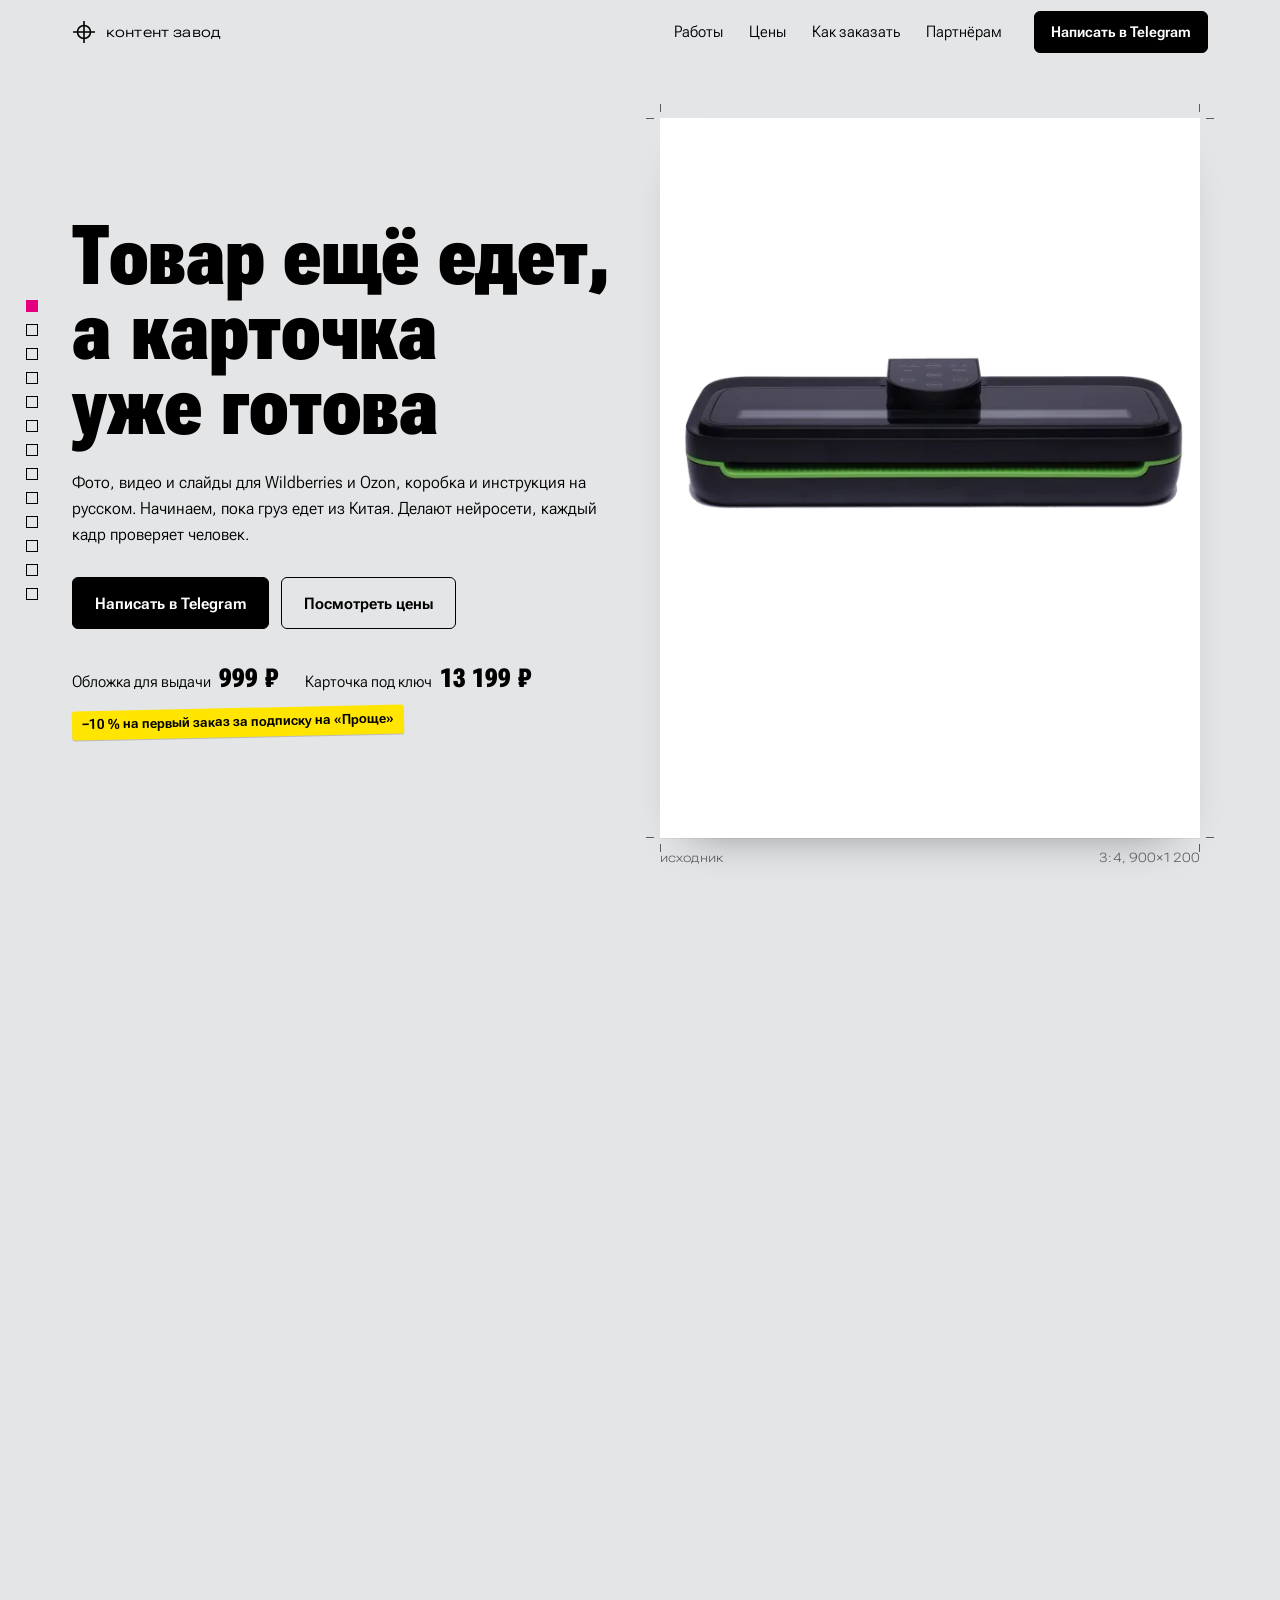
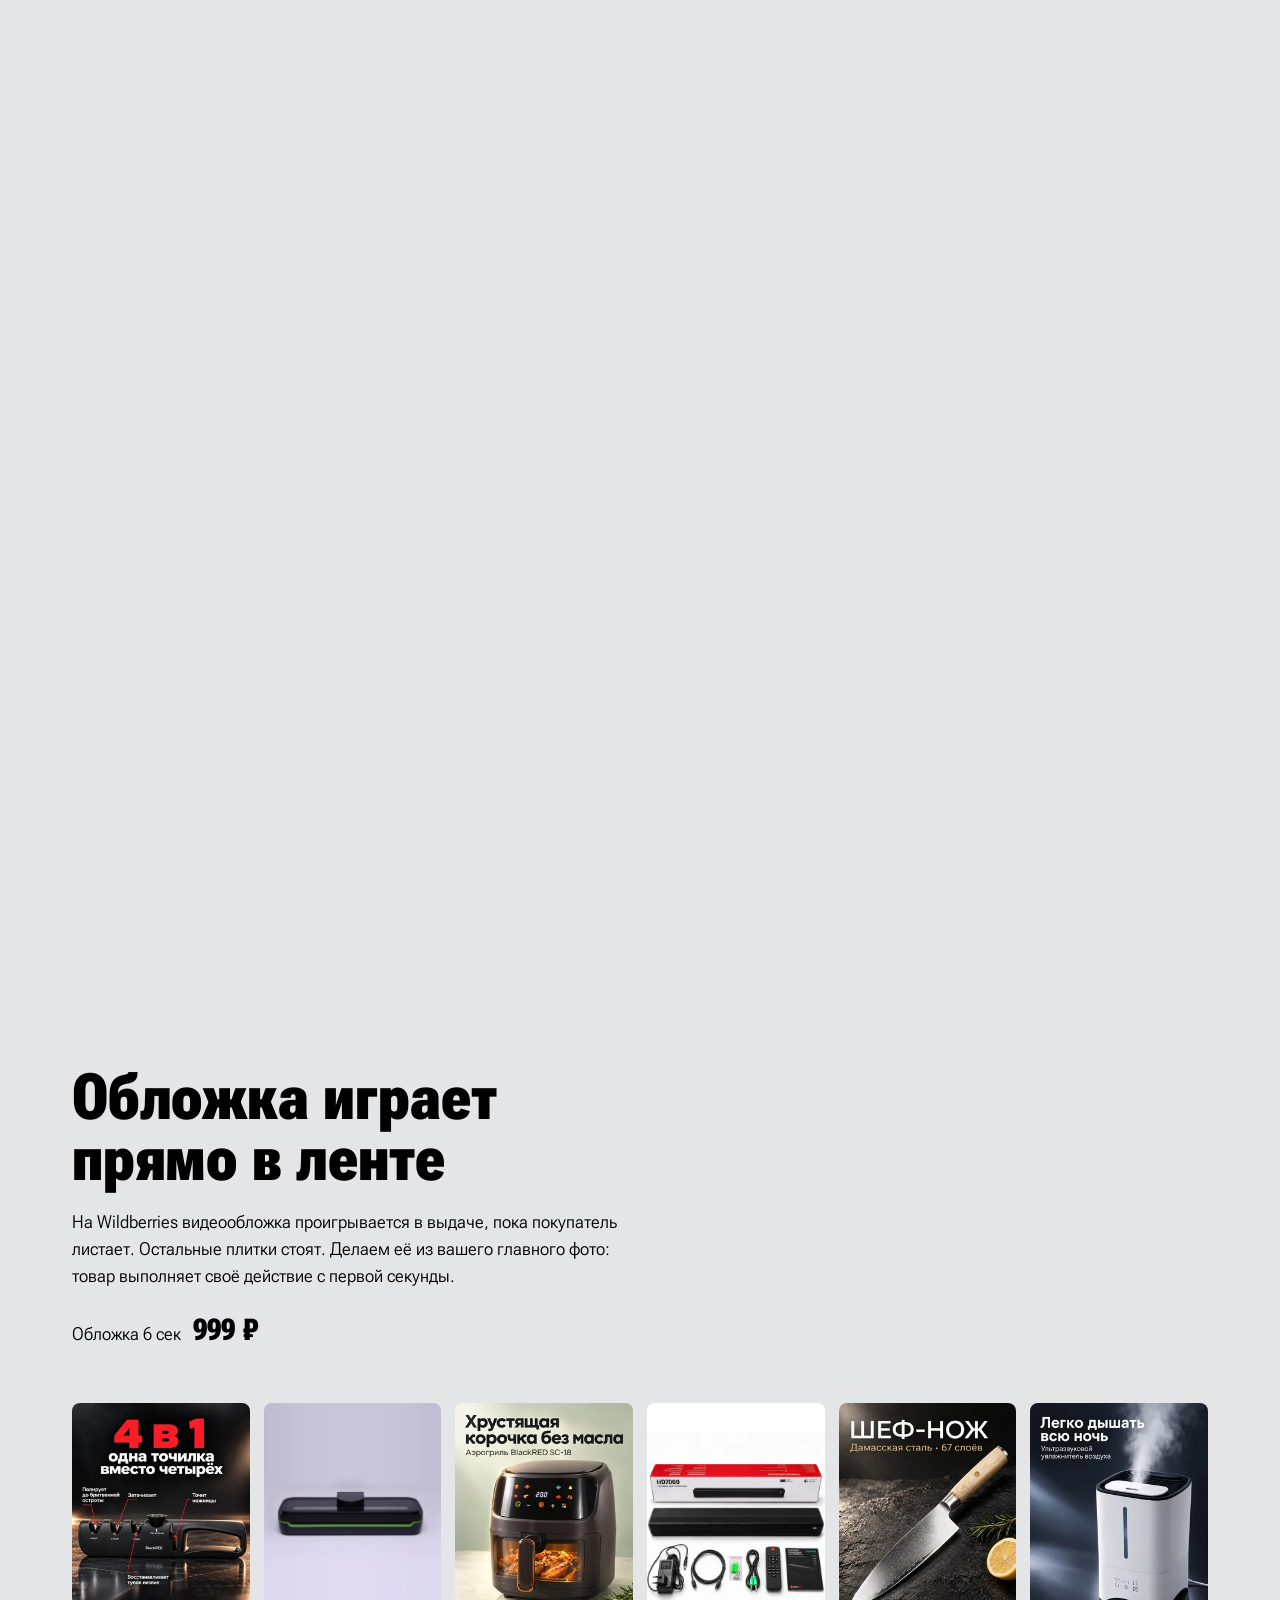
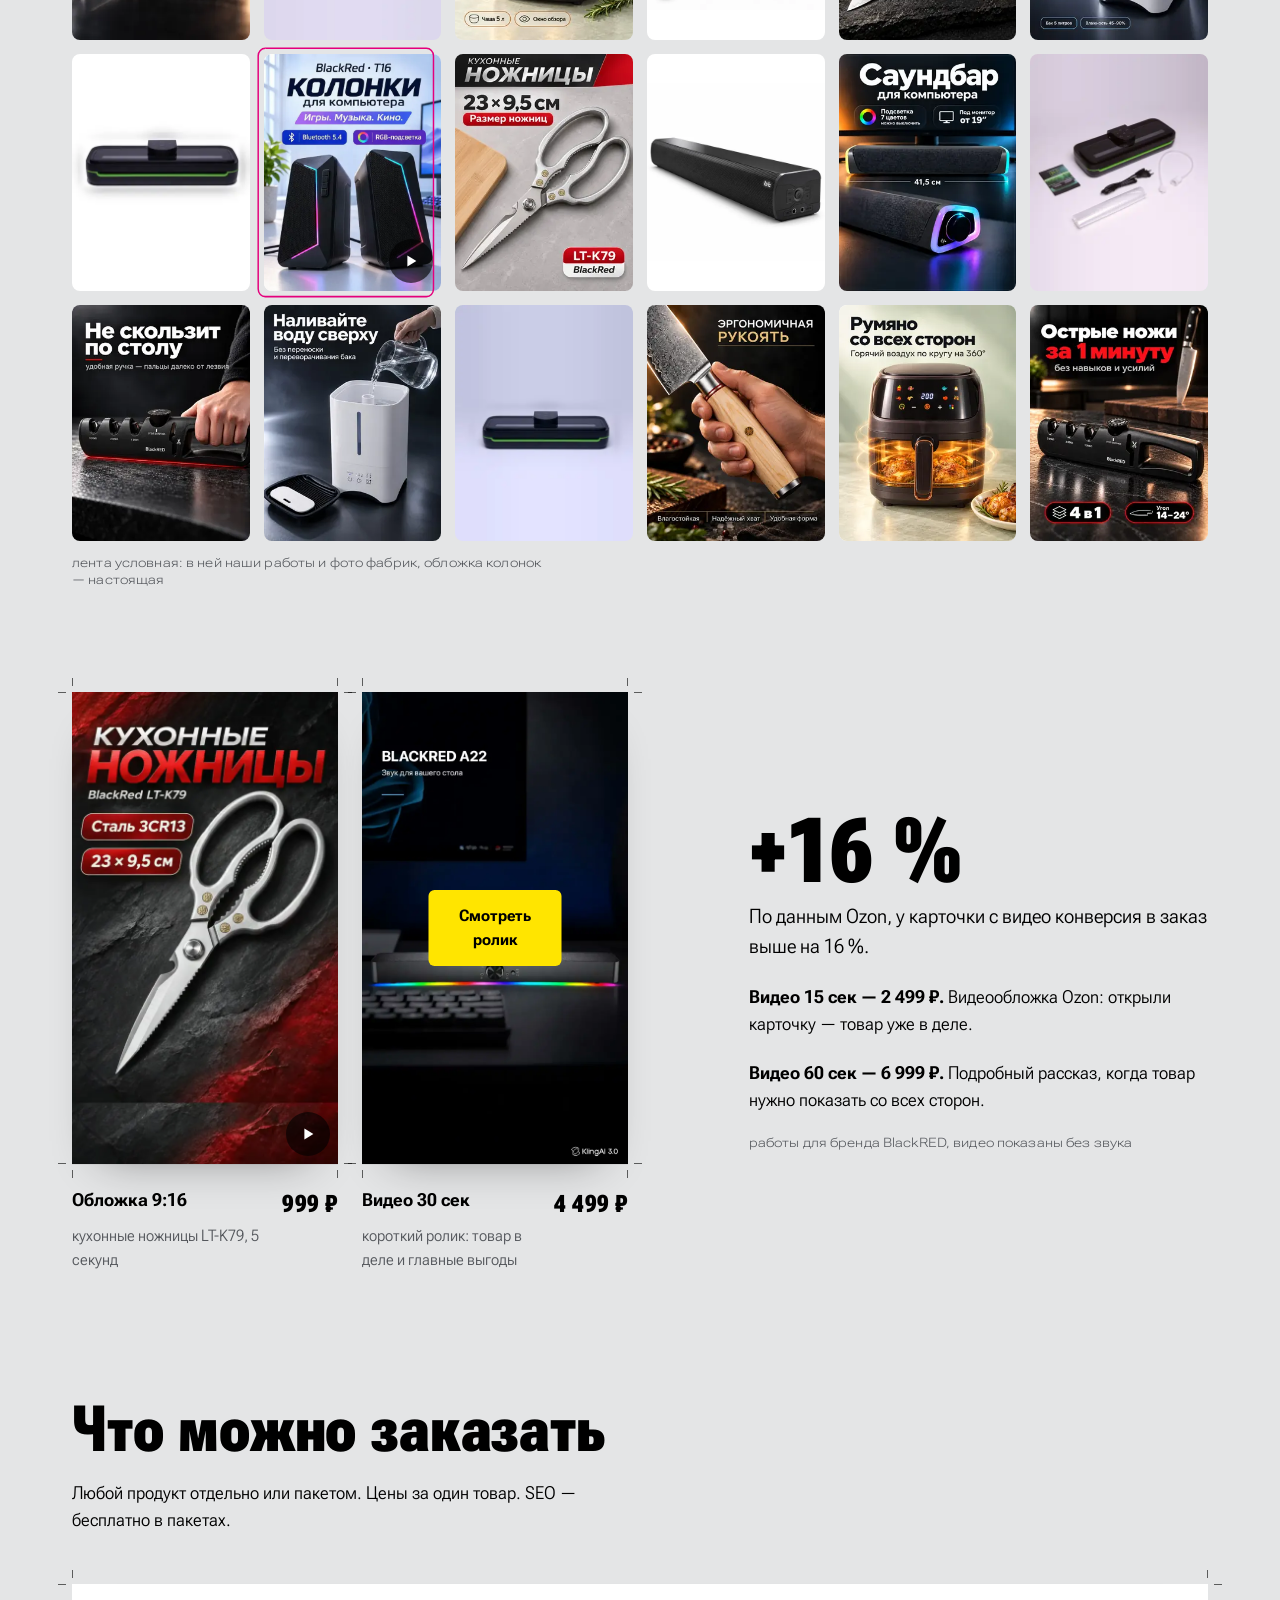
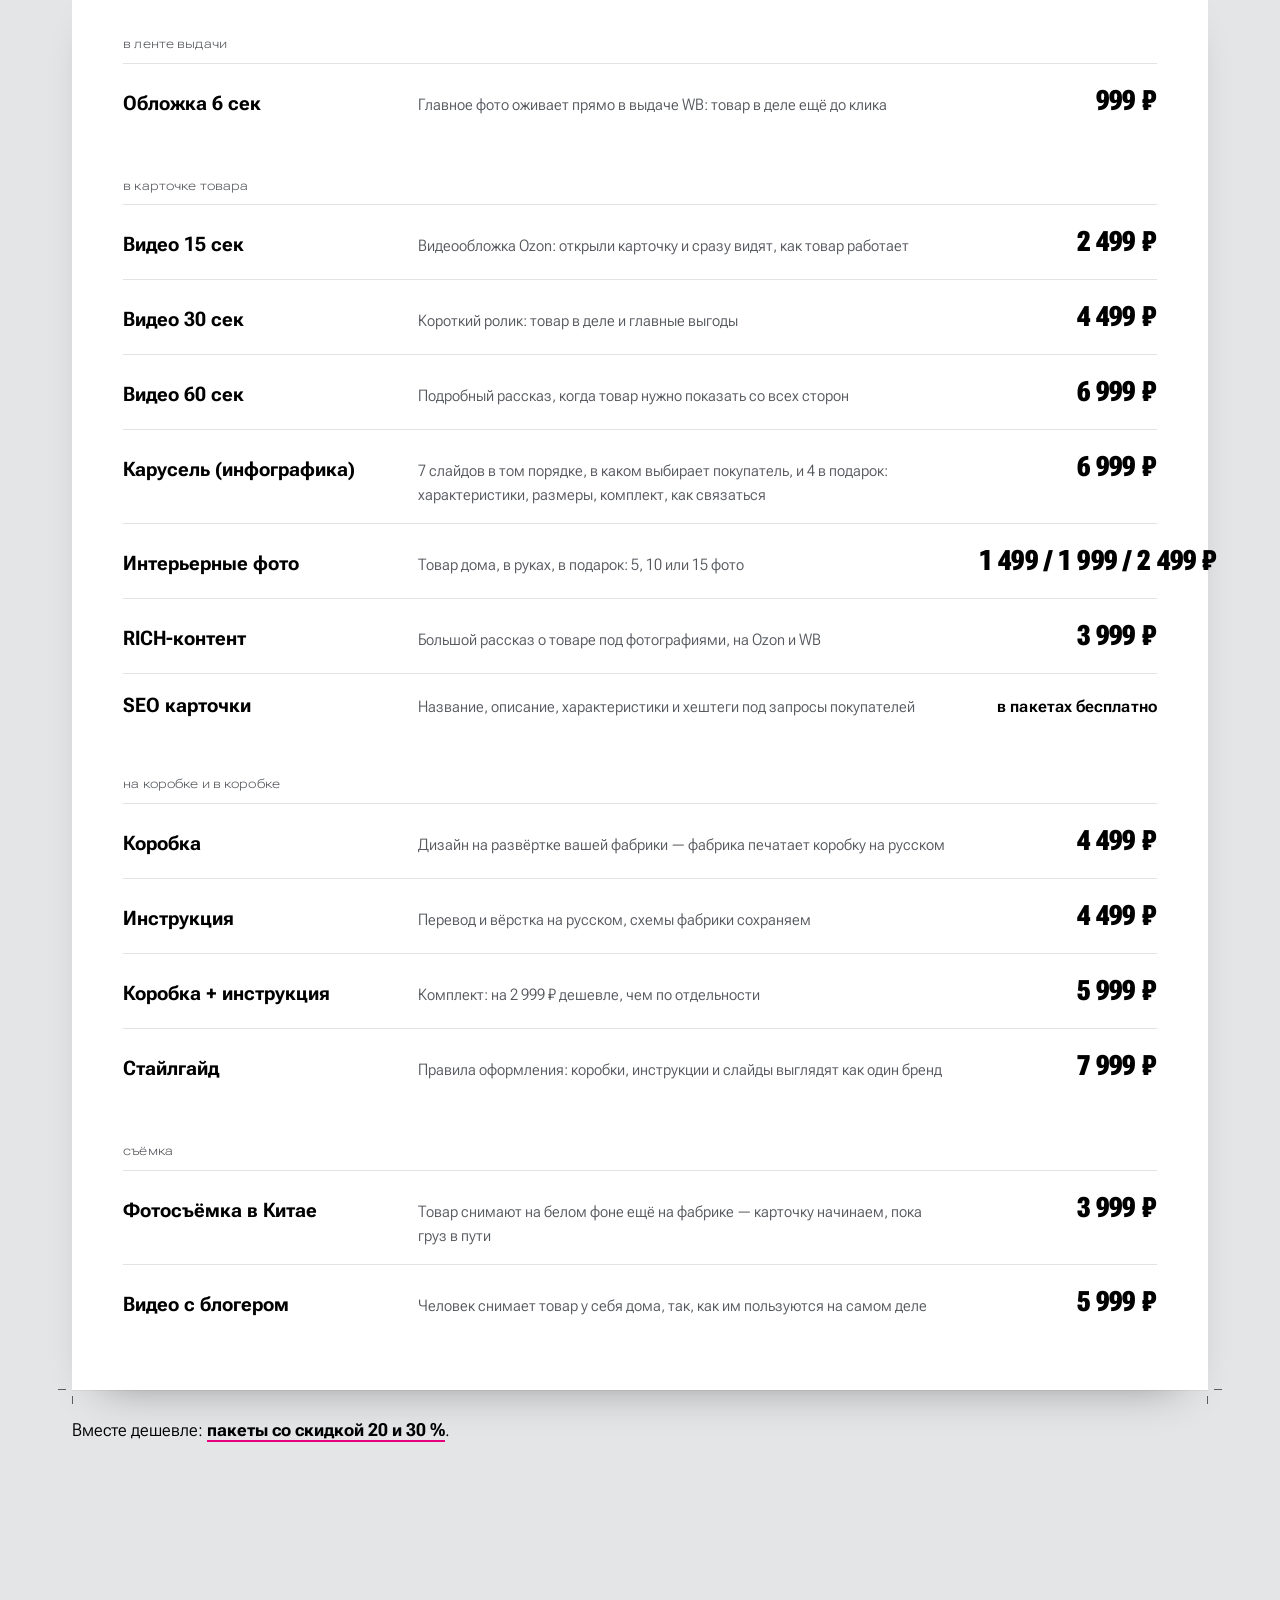
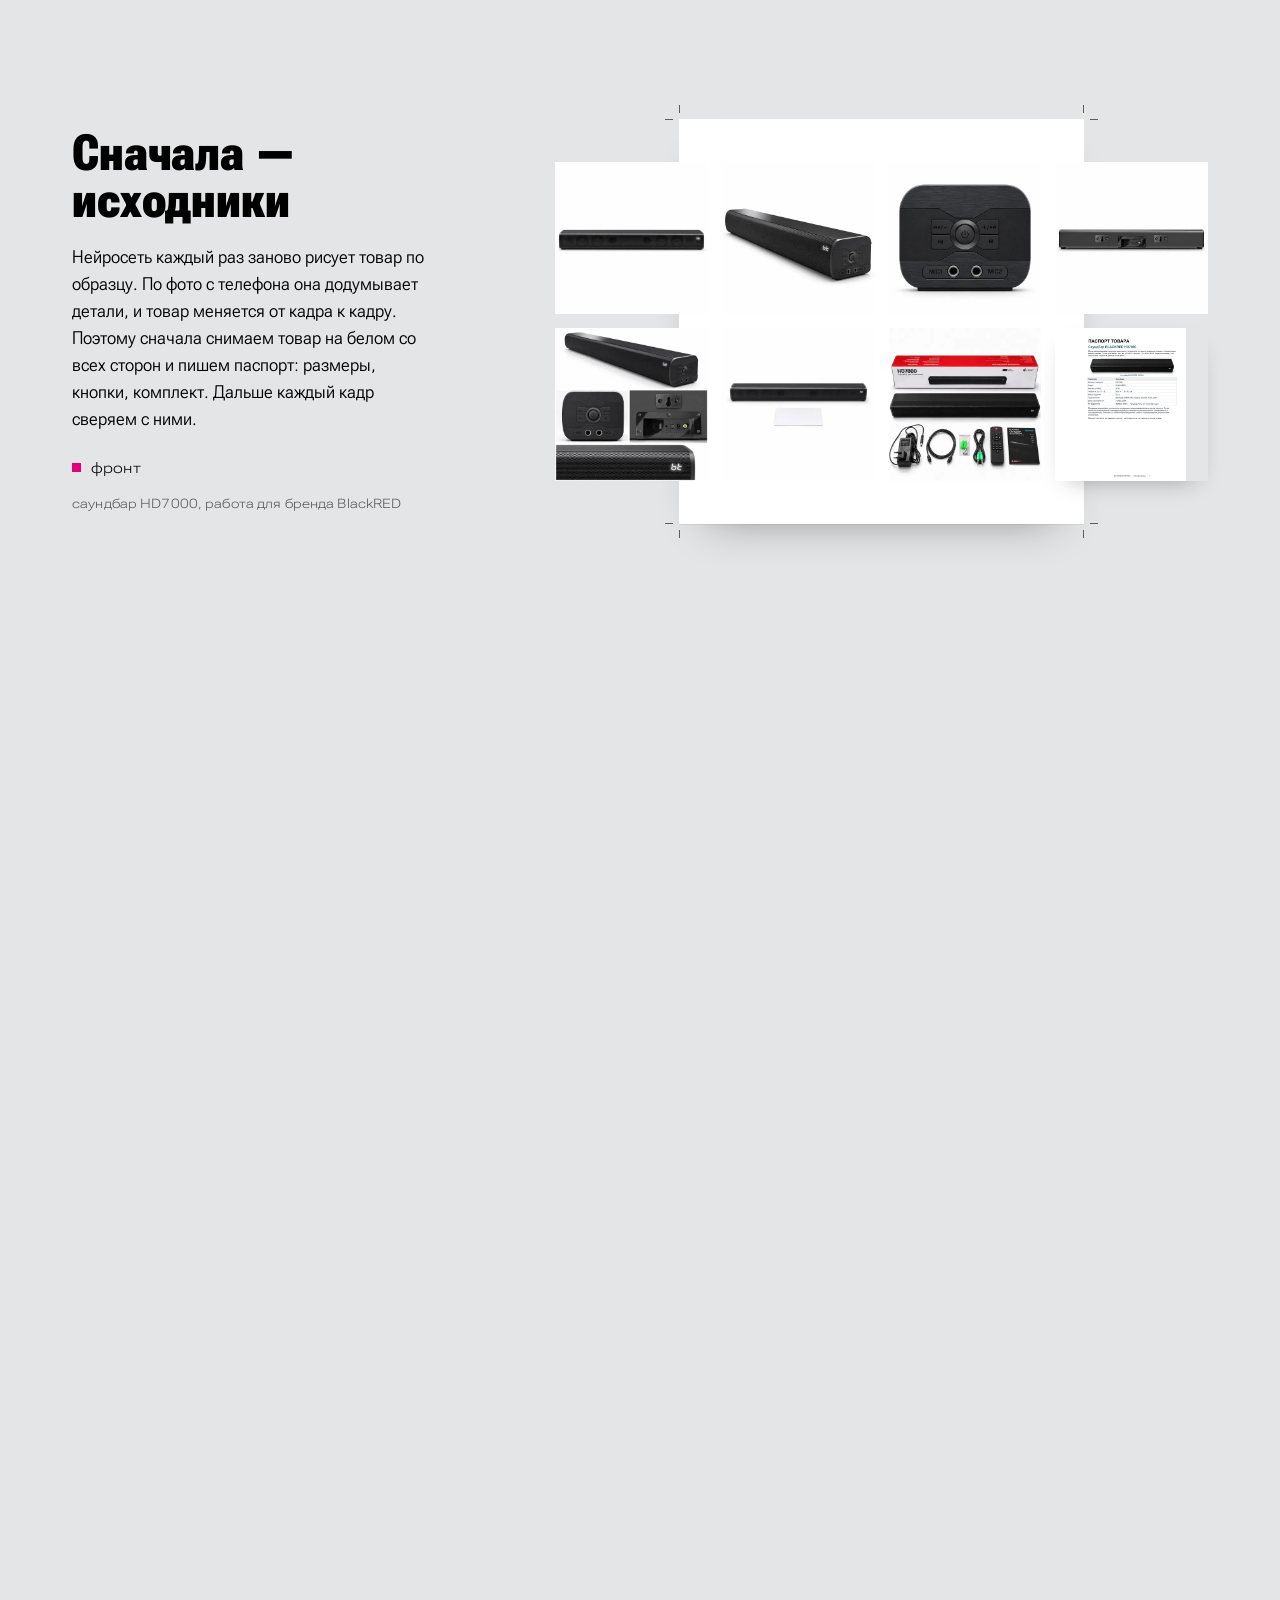
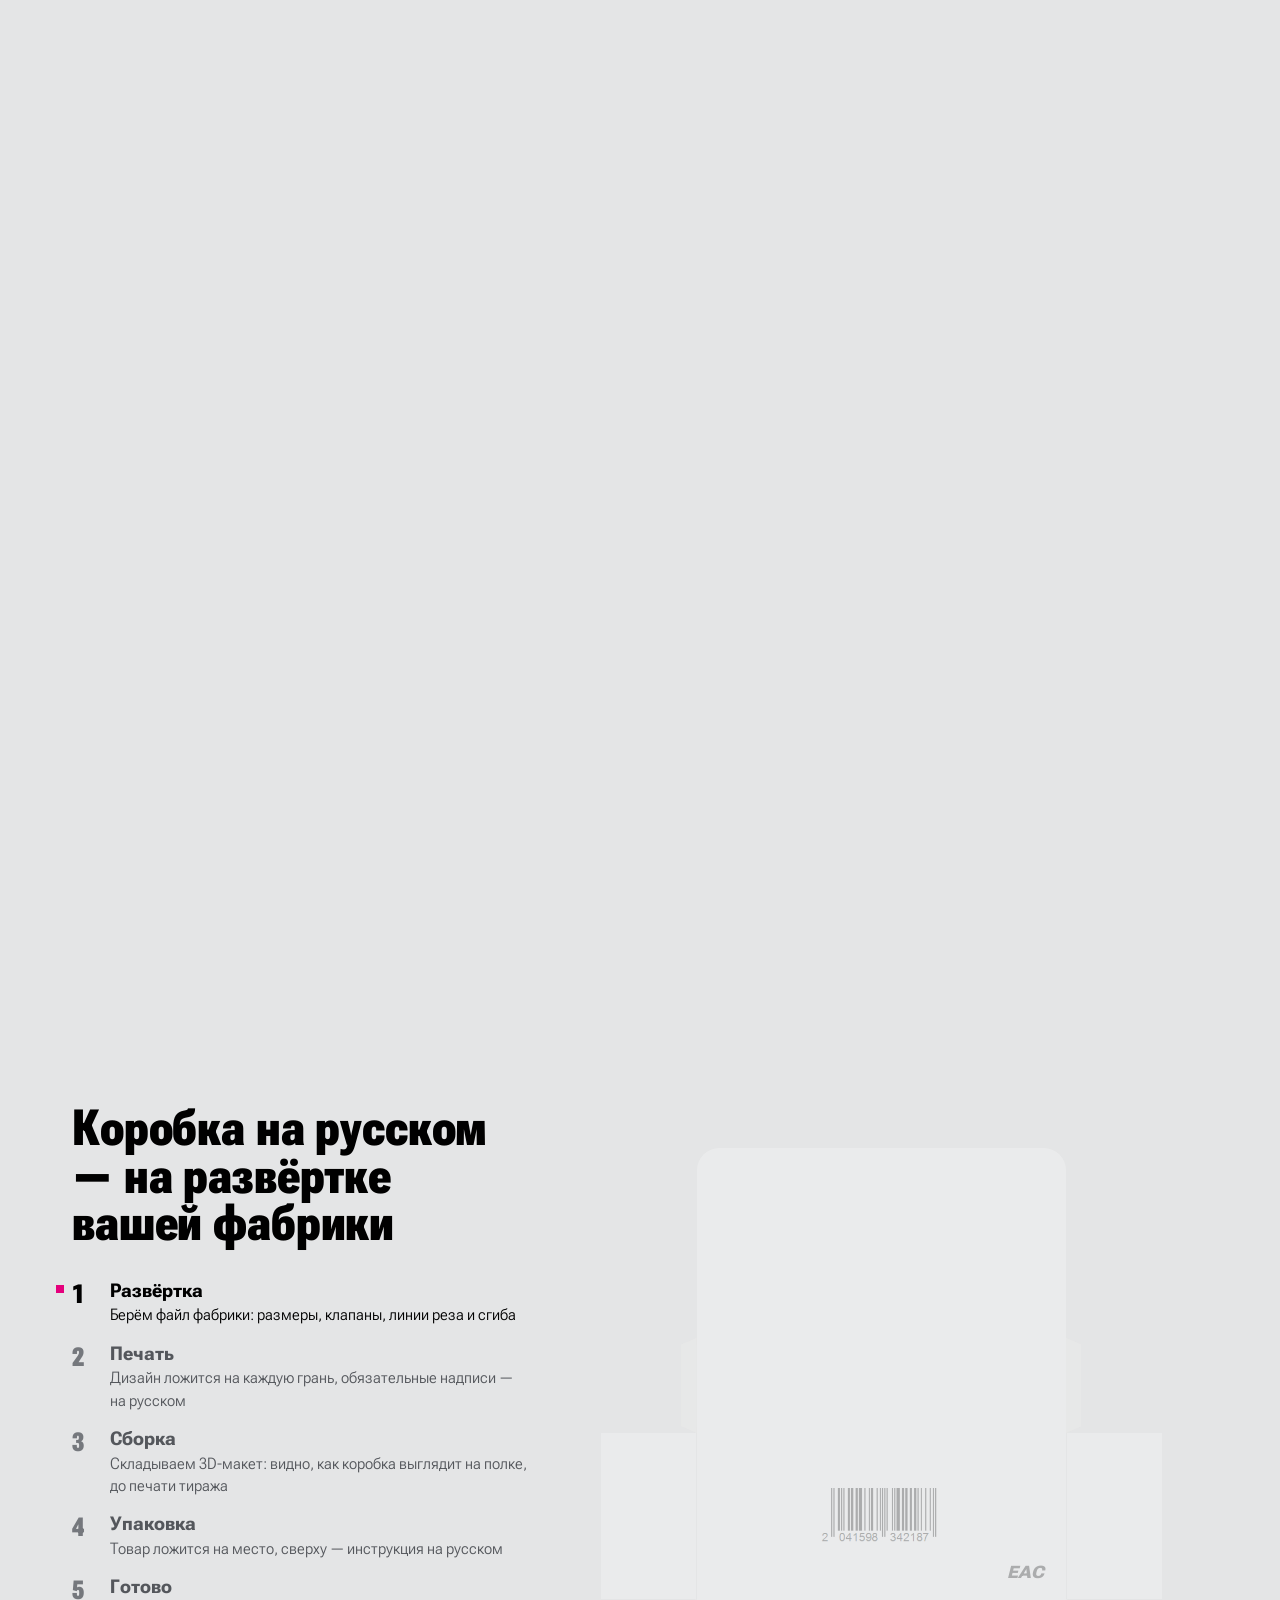
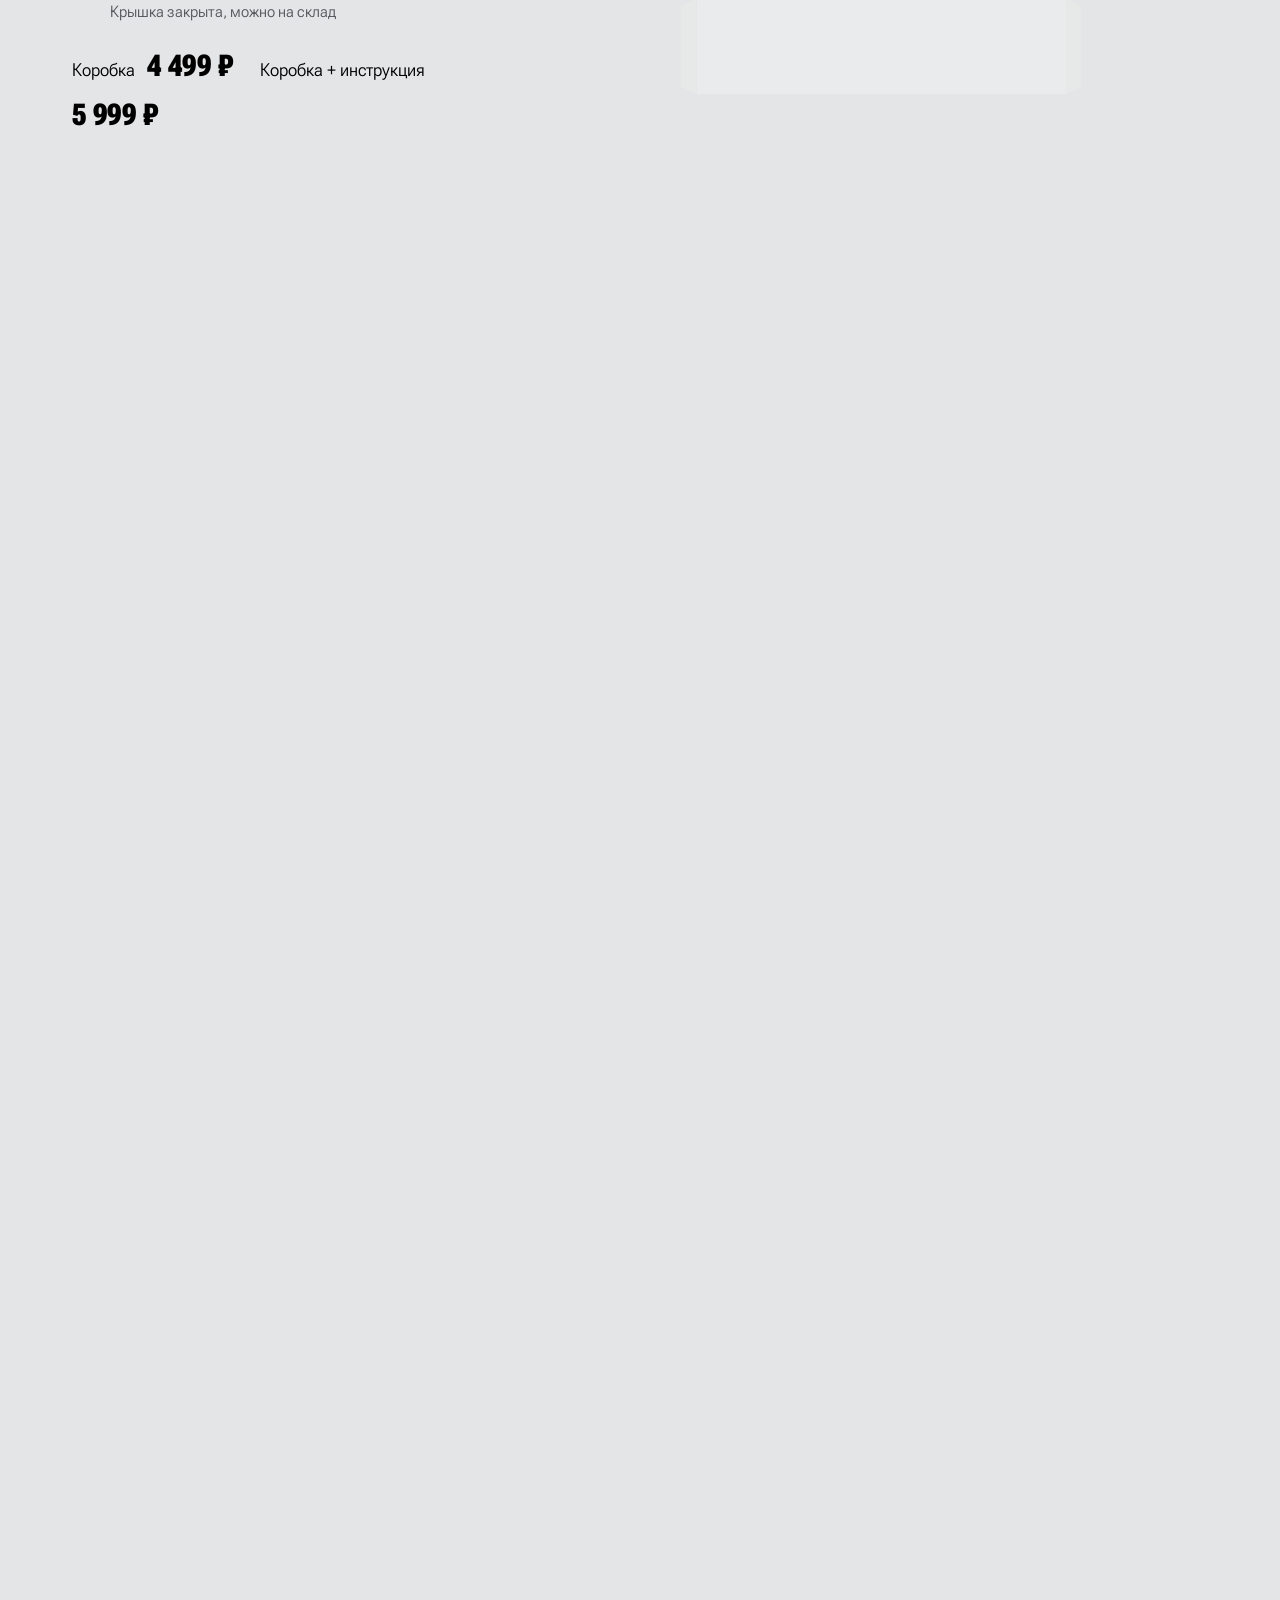
<file: site/index.html>
<!doctype html>
<html lang="ru" class="no-js">
<head>
<meta charset="utf-8">
<meta name="viewport" content="width=device-width, initial-scale=1, viewport-fit=cover">
<title>Контент завод — карточка готова, пока товар едет</title>
<meta name="description" content="Видео, слайды, RICH и SEO для карточек Wildberries и Ozon, коробка и инструкция на русском. Начинаем, пока груз едет из Китая. Делают нейросети, каждый кадр проверяет человек.">
<meta name="theme-color" content="#E4E5E6">
<link rel="icon" href="assets/favicon.svg" type="image/svg+xml">
<link rel="preload" href="assets/fonts/roboto-flex-cyr.woff2" as="font" type="font/woff2" crossorigin>
<link rel="preload" href="assets/fonts/roboto-flex-lat.woff2" as="font" type="font/woff2" crossorigin>
<link rel="preload" as="image" href="assets/img/qh17-cut-900.webp" imagesrcset="assets/img/qh17-cut-560.webp 560w, assets/img/qh17-cut-900.webp 900w, assets/img/qh17-cut-1400.webp 1400w" imagesizes="(min-width: 1024px) 560px, 92vw" fetchpriority="high">
<script>
  /* Режим показа: .motion — сцены на прокрутке; без него — раскадровка (нет JS, «уменьшить движение», сбой). */
  (function () {
    var d = document.documentElement, n = navigator, c = n.connection || {};
    d.classList.remove('no-js');
    if (!matchMedia('(prefers-reduced-motion: reduce)').matches) d.classList.add('motion');
    if (c.saveData || (n.deviceMemory && n.deviceMemory < 4) || (n.hardwareConcurrency && n.hardwareConcurrency < 4)) d.classList.add('lite');
    window.__kzFallback = setTimeout(function () { d.classList.remove('motion'); }, 4000);
  })();
</script>
<link rel="stylesheet" href="css/site.css">
<script defer src="vendor/gsap.min.js"></script>
<script defer src="vendor/ScrollTrigger.min.js"></script>
<script type="module" src="js/main.js"></script>
</head>
<body>
<a class="skip-to" href="#main">К содержимому</a>

<header class="top" id="top">
  <a class="logo" href="#top" aria-label="Контент завод — в начало">
    <svg class="logo-mark" viewBox="0 0 24 24" aria-hidden="true"><circle cx="12" cy="12" r="6.5"/><path d="M12 1v22M1 12h22"/></svg>
    <span class="logo-word">контент завод</span>
  </a>
  <nav class="top-nav" aria-label="Разделы">
    <a href="#raboty">Работы</a>
    <a href="#ceny">Цены</a>
    <a href="#zakaz">Как заказать</a>
    <a href="#partneram">Партнёрам</a>
  </nav>
  <!-- ЗАГЛУШКА: контакт студии в Telegram -->
  <a class="btn btn-k top-cta" href="https://t.me/kontent_zavod" target="_blank" rel="noopener">Написать в Telegram</a>
</header>

<nav class="rail" aria-label="Где вы на странице">
  <ol>
    <li><a href="#kartochka" data-rail="kartochka"><span>Сборка карточки</span></a></li>
    <li><a href="#oblozhka" data-rail="oblozhka"><span>Видеообложка</span></a></li>
    <li><a href="#ceny" data-rail="ceny"><span>Цены</span></a></li>
    <li><a href="#ishodniki" data-rail="ishodniki"><span>Исходники</span></a></li>
    <li><a href="#korobka" data-rail="korobka"><span>Коробка</span></a></li>
    <li><a href="#instrukciya" data-rail="instrukciya"><span>Инструкция</span></a></li>
    <li><a href="#seo" data-rail="seo"><span>SEO</span></a></li>
    <li><a href="#rich" data-rail="rich"><span>RICH</span></a></li>
    <li><a href="#raboty" data-rail="raboty"><span>Работы</span></a></li>
    <li><a href="#pakety" data-rail="pakety"><span>Пакеты</span></a></li>
    <li><a href="#zakaz" data-rail="zakaz"><span>Как идёт заказ</span></a></li>
    <li><a href="#partneram" data-rail="partneram"><span>Партнёрам</span></a></li>
    <li><a href="#voprosy" data-rail="voprosy"><span>Вопросы</span></a></li>
  </ol>
</nav>

<main id="main">

<!-- 1. Первый экран и сборка карточки: лист с исходником и есть сцена -->
<section class="scene scene-card" id="kartochka" data-scene="card" aria-labelledby="hero-title">
  <div class="scene-sticky card-sticky">
    <div class="hero-copy">
      <h1 id="hero-title" class="h-display">Товар ещё едет, а&nbsp;карточка уже готова</h1>
      <p class="lead">Фото, видео и слайды для Wildberries и Ozon, коробка и инструкция на русском. Начинаем, пока груз едет из Китая. Делают нейросети, каждый кадр проверяет человек.</p>
      <div class="hero-actions">
        <a class="btn btn-k" href="https://t.me/kontent_zavod" target="_blank" rel="noopener">Написать в Telegram</a>
        <a class="btn btn-line" href="#ceny">Посмотреть цены</a>
      </div>
      <ul class="hero-prices" aria-label="Цены">
        <li><span>Обложка для выдачи</span> <b class="price">999&nbsp;₽</b></li>
        <li><span>Карточка под ключ</span> <b class="price">13&nbsp;199&nbsp;₽</b></li>
        <li class="sticker">−10 % на первый заказ за подписку на «Проще»</li>
      </ul>
    </div>

    <ol class="card-steps" aria-label="Как собирается слайд карточки">
      <li data-step="0"><b>Исходник</b> Чистое фото товара на белом фоне — с него начинаем</li>
      <li data-step="1"><b>Сцена</b> Товар там, где им пользуются: кухня, продукты в пакете</li>
      <li data-step="2"><b>Плашки</b> Выгоды крупно и коротко, по сетке, которую не закроют значки площадки</li>
      <li data-step="3"><b>Заголовок</b> Словами покупателя, читается с телефона</li>
      <li data-step="4"><b>В выдаче</b> Ставим к соседям: тот же товар продают с одинаковыми фото фабрики</li>
      <li data-step="5"><b>Издалека</b> Прищурьтесь: свою карточку видно сразу</li>
    </ol>

    <div class="card-area">
      <div class="feed" aria-hidden="true">
        <div class="feed-grid">
          <figure class="tile"><img src="assets/img/feed-1-360.webp" alt="" width="360" height="480" loading="lazy" decoding="async"><figcaption><i></i><i></i><b>4 290 ₽</b></figcaption></figure>
          <figure class="tile"><img src="assets/img/feed-2-360.webp" alt="" width="360" height="480" loading="lazy" decoding="async"><figcaption><i></i><i></i><b>3 870 ₽</b></figcaption></figure>
          <figure class="tile tile-ours" data-slot><div class="tile-slot"></div><figcaption><i></i><i></i><b>4 190 ₽</b></figcaption></figure>
          <figure class="tile"><img src="assets/img/feed-3-360.webp" alt="" width="360" height="480" loading="lazy" decoding="async"><figcaption><i></i><i></i><b>4 650 ₽</b></figcaption></figure>
          <figure class="tile"><img src="assets/img/feed-4-360.webp" alt="" width="360" height="480" loading="lazy" decoding="async"><figcaption><i></i><i></i><b>3 990 ₽</b></figcaption></figure>
          <figure class="tile"><img src="assets/img/feed-5-360.webp" alt="" width="360" height="480" loading="lazy" decoding="async"><figcaption><i></i><i></i><b>4 420 ₽</b></figcaption></figure>
          <figure class="tile"><img src="assets/img/feed-6-360.webp" alt="" width="360" height="480" loading="lazy" decoding="async"><figcaption><i></i><i></i><b>3 760 ₽</b></figcaption></figure>
          <figure class="tile"><img src="assets/img/feed-7-360.webp" alt="" width="360" height="480" loading="lazy" decoding="async"><figcaption><i></i><i></i><b>4 080 ₽</b></figcaption></figure>
          <figure class="tile"><img src="assets/img/feed-8-360.webp" alt="" width="360" height="480" loading="lazy" decoding="async"><figcaption><i></i><i></i><b>4 350 ₽</b></figcaption></figure>
        </div>
        <p class="feed-note label">соседи условные: тот же товар, фото фабрики у разных продавцов</p>
      </div>

      <figure class="card-stage sheet" aria-label="Слайд карточки вакуумного упаковщика QH-17">
        <div class="slide">
          <div class="l-white"></div>
          <img class="l-scene" src="assets/img/qh17-scene-720.webp" srcset="assets/img/qh17-scene-720.webp 720w, assets/img/qh17-scene-1086.webp 1086w" sizes="(min-width: 1024px) 560px, 92vw" alt="" width="1086" height="1448" decoding="async">
          <img class="l-product" src="assets/img/qh17-cut-900.webp" srcset="assets/img/qh17-cut-560.webp 560w, assets/img/qh17-cut-900.webp 900w, assets/img/qh17-cut-1400.webp 1400w" sizes="(min-width: 1024px) 560px, 92vw" alt="Вакуумный упаковщик QH-17 на белом фоне" width="1400" height="425" fetchpriority="high">
          <svg class="l-select" viewBox="0 0 300 400" preserveAspectRatio="none" aria-hidden="true"><rect x="5" y="123" width="290" height="104" rx="9" pathLength="1"/></svg>
          <svg class="l-grid" viewBox="0 0 300 400" preserveAspectRatio="none" aria-hidden="true">
            <path d="M18 0V400M282 0V400M0 18H300M0 382H300" class="g-safe"/>
            <path d="M18 92H282M18 340H282M150 340V382" class="g-zone"/>
          </svg>
          <div class="l-head" aria-hidden="true"><b>Свежесть<br>до 5 раз дольше</b><span>Вакуумный упаковщик для дома</span></div>
          <div class="l-chips" aria-hidden="true"><span>Сухой и влажный режим</span><span>20 пакетов в комплекте</span></div>
          <img class="l-real" src="assets/img/qh17-slide-720.webp" srcset="assets/img/qh17-slide-420.webp 420w, assets/img/qh17-slide-720.webp 720w, assets/img/qh17-slide-1086.webp 1086w" sizes="(min-width: 1024px) 560px, 92vw" alt="Готовый слайд: вакуумный упаковщик на кухне, заголовок «Свежесть до 5 раз дольше», плашки «Сухой и влажный режим» и «20 пакетов в комплекте»" width="1086" height="1448" loading="lazy" decoding="async">
        </div>
        <span class="marks" aria-hidden="true"></span>
        <figcaption class="stage-cap">
          <span class="label cap-state">исходник</span>
          <span class="label">3:4, 900×1200</span>
        </figcaption>
      </figure>
    </div>
    <p class="card-credit label">работа для бренда BlackRED, характеристики — со слов производителя</p>
  </div>
  <a class="skip" href="#oblozhka">Пропустить сборку</a>
</section>

<!-- 2. Видеообложка: играет только наша плитка -->
<section class="block cover" id="oblozhka" aria-labelledby="cover-title">
  <div class="block-head">
    <h2 id="cover-title" class="h-section">Обложка играет прямо в ленте</h2>
    <p>На Wildberries видеообложка проигрывается в выдаче, пока покупатель листает. Остальные плитки стоят. Делаем её из вашего главного фото: товар выполняет своё действие с первой секунды.</p>
    <p class="price-line"><span>Обложка 6 сек</span> <b class="price">999&nbsp;₽</b></p>
  </div>
  <div class="wall" data-scene="cover">
    <div class="wall-grid">
      <img src="assets/img/works/sharpener-1-300.webp" alt="" width="300" height="400" loading="lazy" decoding="async">
      <img src="assets/img/feed-2-360.webp" alt="" width="360" height="480" loading="lazy" decoding="async">
      <img src="assets/img/works/airfryer-1-300.webp" alt="" width="300" height="400" loading="lazy" decoding="async">
      <img src="assets/img/hd7000-kit-480.webp" alt="" width="480" height="480" class="sq" loading="lazy" decoding="async">
      <img src="assets/img/works/knife-1-300.webp" alt="" width="300" height="400" loading="lazy" decoding="async">
      <img src="assets/img/works/humidifier-1-300.webp" alt="" width="300" height="400" loading="lazy" decoding="async">
      <img src="assets/img/feed-6-360.webp" alt="" width="360" height="480" loading="lazy" decoding="async">
      <div class="wall-video">
        <video class="vid" data-autoplay muted playsinline loop preload="none" poster="assets/video/cover-t16-poster-540.webp" width="540" height="720" aria-label="Видеообложка компьютерных колонок T16: подсветка оживает">
          <source src="assets/video/cover-t16.mp4" type="video/mp4">
        </video>
        <svg class="ring" viewBox="0 0 300 400" preserveAspectRatio="none" aria-hidden="true"><rect x="2" y="2" width="296" height="396" rx="12" pathLength="1"/></svg>
        <button class="vid-toggle" type="button" aria-label="Пауза">
          <svg viewBox="0 0 20 20" aria-hidden="true"><path class="i-pause" d="M6 4h3v12H6zM11 4h3v12h-3z"/><path class="i-play" d="M6 4l10 6-10 6z"/></svg>
        </button>
      </div>
      <img src="assets/img/works/scissors-1-300.webp" alt="" width="300" height="400" loading="lazy" decoding="async">
      <img src="assets/img/hd7000-angle45-480.webp" alt="" width="480" height="480" class="sq" loading="lazy" decoding="async">
      <img src="assets/img/works/soundbar-8-300.webp" alt="" width="300" height="400" loading="lazy" decoding="async">
      <img src="assets/img/feed-3-360.webp" alt="" width="360" height="480" loading="lazy" decoding="async">
      <img src="assets/img/works/vacuum-1-300.webp" alt="" width="300" height="400" loading="lazy" decoding="async">
      <img src="assets/img/works/humidifier-4-300.webp" alt="" width="300" height="400" loading="lazy" decoding="async">
      <img src="assets/img/feed-7-360.webp" alt="" width="360" height="480" loading="lazy" decoding="async">
      <img src="assets/img/works/knife-5-300.webp" alt="" width="300" height="400" loading="lazy" decoding="async">
      <img src="assets/img/works/airfryer-4-300.webp" alt="" width="300" height="400" loading="lazy" decoding="async">
      <img src="assets/img/works/sharpener-5-300.webp" alt="" width="300" height="400" loading="lazy" decoding="async">
    </div>
    <p class="label wall-note">лента условная: в ней наши работы и фото фабрик, обложка колонок — настоящая</p>
  </div>

  <div class="videos">
    <figure class="video-card">
      <div class="sheet sheet-video sheet-tall">
        <video class="vid" data-autoplay muted playsinline loop preload="none" poster="assets/video/cover-lt-k79-poster-540.webp" width="540" height="960" aria-label="Видеообложка кухонных ножниц LT-K79">
          <source src="assets/video/cover-lt-k79.mp4" type="video/mp4">
        </video>
        <button class="vid-toggle" type="button" aria-label="Пауза">
          <svg viewBox="0 0 20 20" aria-hidden="true"><path class="i-pause" d="M6 4h3v12H6zM11 4h3v12h-3z"/><path class="i-play" d="M6 4l10 6-10 6z"/></svg>
        </button>
        <span class="marks" aria-hidden="true"></span>
      </div>
      <figcaption><b>Обложка 9:16</b> <span>кухонные ножницы LT-K79, 5 секунд</span> <b class="price">999&nbsp;₽</b></figcaption>
    </figure>
    <figure class="video-card">
      <div class="sheet sheet-video sheet-tall">
        <video class="vid" muted playsinline preload="none" poster="assets/video/reel-a22-poster-720.webp" width="720" height="1280" aria-label="Ролик 30 секунд о колонках A22">
          <source src="assets/video/reel-a22.mp4" type="video/mp4">
        </video>
        <button class="vid-play" type="button">Смотреть ролик</button>
        <span class="marks" aria-hidden="true"></span>
      </div>
      <figcaption><b>Видео 30 сек</b> <span>короткий ролик: товар в деле и главные выгоды</span> <b class="price">4&nbsp;499&nbsp;₽</b></figcaption>
    </figure>
    <div class="video-fact">
      <p class="fact"><span class="fact-num">+16 %</span> По данным Ozon, у карточки с видео конверсия в заказ выше на 16 %.</p>
      <p><b>Видео 15 сек — 2 499 ₽.</b> Видеообложка Ozon: открыли карточку — товар уже в деле.</p>
      <p><b>Видео 60 сек — 6 999 ₽.</b> Подробный рассказ, когда товар нужно показать со всех сторон.</p>
      <p class="label">работы для бренда BlackRED, видео показаны без звука</p>
    </div>
  </div>
</section>

<!-- 3. Прайс -->
<section class="block prices" id="ceny" aria-labelledby="prices-title">
  <div class="block-head">
    <h2 id="prices-title" class="h-section">Что можно заказать</h2>
    <p>Любой продукт отдельно или пакетом. Цены за один товар. SEO — бесплатно в пакетах.</p>
  </div>
  <div class="sheet price-sheet">
    <div class="price-group">
      <h3 class="label">в ленте выдачи</h3>
      <ul>
        <li><b>Обложка 6 сек</b><span>Главное фото оживает прямо в выдаче WB: товар в деле ещё до клика</span><em class="price">999 ₽</em></li>
      </ul>
    </div>
    <div class="price-group">
      <h3 class="label">в карточке товара</h3>
      <ul>
        <li><b>Видео 15 сек</b><span>Видеообложка Ozon: открыли карточку и сразу видят, как товар работает</span><em class="price">2 499 ₽</em></li>
        <li><b>Видео 30 сек</b><span>Короткий ролик: товар в деле и главные выгоды</span><em class="price">4 499 ₽</em></li>
        <li><b>Видео 60 сек</b><span>Подробный рассказ, когда товар нужно показать со всех сторон</span><em class="price">6 999 ₽</em></li>
        <li><b>Карусель (инфографика)</b><span>7 слайдов в том порядке, в каком выбирает покупатель, и 4 в подарок: характеристики, размеры, комплект, как связаться</span><em class="price">6 999 ₽</em></li>
        <li><b>Интерьерные фото</b><span>Товар дома, в руках, в подарок: 5, 10 или 15 фото</span><em class="price">1 499 / 1 999 / 2 499 ₽</em></li>
        <li><b>RICH-контент</b><span>Большой рассказ о товаре под фотографиями, на Ozon и WB</span><em class="price">3 999 ₽</em></li>
        <li><b>SEO карточки</b><span>Название, описание, характеристики и хештеги под запросы покупателей</span><em class="price price-free">в пакетах бесплатно</em></li>
      </ul>
    </div>
    <div class="price-group">
      <h3 class="label">на коробке и в коробке</h3>
      <ul>
        <li><b>Коробка</b><span>Дизайн на развёртке вашей фабрики — фабрика печатает коробку на русском</span><em class="price">4 499 ₽</em></li>
        <li><b>Инструкция</b><span>Перевод и вёрстка на русском, схемы фабрики сохраняем</span><em class="price">4 499 ₽</em></li>
        <li><b>Коробка + инструкция</b><span>Комплект: на 2 999 ₽ дешевле, чем по отдельности</span><em class="price">5 999 ₽</em></li>
        <li><b>Стайлгайд</b><span>Правила оформления: коробки, инструкции и слайды выглядят как один бренд</span><em class="price">7 999 ₽</em></li>
      </ul>
    </div>
    <div class="price-group">
      <h3 class="label">съёмка</h3>
      <ul>
        <li><b>Фотосъёмка в Китае</b><span>Товар снимают на белом фоне ещё на фабрике — карточку начинаем, пока груз в пути</span><em class="price">3 999 ₽</em></li>
        <li><b>Видео с блогером</b><span>Человек снимает товар у себя дома, так, как им пользуются на самом деле</span><em class="price">5 999 ₽</em></li>
      </ul>
    </div>
    <span class="marks" aria-hidden="true"></span>
  </div>
  <p class="prices-more">Вместе дешевле: <a href="#pakety">пакеты со скидкой 20 и 30 %</a>.</p>
</section>

<!-- 4. Исходники и паспорт -->
<section class="scene scene-src" id="ishodniki" data-scene="sources" aria-labelledby="src-title">
  <div class="scene-sticky src-sticky">
    <div class="src-copy">
      <h2 id="src-title" class="h-section">Сначала — исходники</h2>
      <p>Нейросеть каждый раз заново рисует товар по образцу. По фото с телефона она додумывает детали, и товар меняется от кадра к кадру. Поэтому сначала снимаем товар на белом со всех сторон и пишем паспорт: размеры, кнопки, комплект. Дальше каждый кадр сверяем с ними.</p>
      <p class="label src-now" aria-hidden="true"><span class="src-now-text">фронт</span></p>
      <p class="label">саундбар HD7000, работа для бренда BlackRED</p>
    </div>
    <div class="src-board" aria-label="Исходники саундбара HD7000">
      <div class="src-viewer sheet" aria-hidden="true"><span class="marks"></span></div>
      <ul class="src-grid">
        <li data-angle="фронт"><img src="assets/img/hd7000-front-480.webp" srcset="assets/img/hd7000-front-480.webp 480w, assets/img/hd7000-front-900.webp 900w" sizes="(min-width: 1024px) 440px, 80vw" alt="Саундбар HD7000 спереди" width="900" height="900" loading="lazy" decoding="async">
          <svg class="dim" viewBox="0 0 100 100" aria-hidden="true"><path d="M8 66H92M8 62V70M92 62V70" pathLength="1"/></svg><span class="dim-label label">86,4 см</span><span class="cell-label label">фронт</span></li>
        <li data-angle="45°"><img src="assets/img/hd7000-angle45-480.webp" srcset="assets/img/hd7000-angle45-480.webp 480w, assets/img/hd7000-angle45-900.webp 900w" sizes="(min-width: 1024px) 440px, 80vw" alt="Под углом 45 градусов" width="900" height="900" loading="lazy" decoding="async"><span class="cell-label label">45°</span></li>
        <li data-angle="бок"><img src="assets/img/hd7000-side-480.webp" srcset="assets/img/hd7000-side-480.webp 480w, assets/img/hd7000-side-900.webp 900w" sizes="(min-width: 1024px) 440px, 80vw" alt="Торец с кнопками" width="900" height="900" loading="lazy" decoding="async"><span class="cell-label label">бок</span></li>
        <li data-angle="тыл"><img src="assets/img/hd7000-back-480.webp" srcset="assets/img/hd7000-back-480.webp 480w, assets/img/hd7000-back-900.webp 900w" sizes="(min-width: 1024px) 440px, 80vw" alt="Сзади, разъёмы" width="900" height="900" loading="lazy" decoding="async"><span class="cell-label label">тыл</span></li>
        <li data-angle="детали"><img src="assets/img/hd7000-details-480.webp" srcset="assets/img/hd7000-details-480.webp 480w, assets/img/hd7000-details-900.webp 900w" sizes="(min-width: 1024px) 440px, 80vw" alt="Детали крупно: кнопки, разъёмы, сетка" width="900" height="900" loading="lazy" decoding="async"><span class="cell-label label">детали</span></li>
        <li data-angle="масштаб"><img src="assets/img/hd7000-scale-480.webp" srcset="assets/img/hd7000-scale-480.webp 480w, assets/img/hd7000-scale-900.webp 900w" sizes="(min-width: 1024px) 440px, 80vw" alt="Рядом с листом A4 для масштаба" width="900" height="900" loading="lazy" decoding="async"><span class="cell-label label">масштаб</span></li>
        <li data-angle="комплект"><img src="assets/img/hd7000-kit-480.webp" srcset="assets/img/hd7000-kit-480.webp 480w, assets/img/hd7000-kit-900.webp 900w" sizes="(min-width: 1024px) 440px, 80vw" alt="Комплект: коробка, пульт, кабели, инструкция" width="900" height="900" loading="lazy" decoding="async"><span class="cell-label label">комплект</span></li>
        <li class="src-passport" data-angle="паспорт"><img src="assets/img/hd7000-passport-420.webp" srcset="assets/img/hd7000-passport-420.webp 420w, assets/img/hd7000-passport-760.webp 760w" sizes="(min-width: 1024px) 220px, 40vw" alt="Первая страница паспорта товара HD7000: характеристики и габариты" width="760" height="1075" loading="lazy" decoding="async"><span class="cell-label label">паспорт товара</span></li>
      </ul>
    </div>
  </div>
  <a class="skip" href="#korobka">Пропустить исходники</a>
</section>

<!-- 5–6. Коробка: развёртка рисуется, печатается, складывается, товар ложится внутрь -->
<section class="scene scene-box" id="korobka" data-scene="box" aria-labelledby="box-title">
  <div class="scene-sticky box-sticky">
    <div class="box-copy">
      <h2 id="box-title" class="h-section">Коробка на русском — на развёртке вашей фабрики</h2>
      <ol class="box-steps">
        <li data-step="0"><b>Развёртка</b> Берём файл фабрики: размеры, клапаны, линии реза и сгиба</li>
        <li data-step="1"><b>Печать</b> Дизайн ложится на каждую грань, обязательные надписи — на русском</li>
        <li data-step="2"><b>Сборка</b> Складываем 3D-макет: видно, как коробка выглядит на полке, до печати тиража</li>
        <li data-step="3"><b>Упаковка</b> Товар ложится на место, сверху — инструкция на русском</li>
        <li data-step="4"><b>Готово</b> Крышка закрыта, можно на склад</li>
      </ol>
      <p class="price-line"><span>Коробка</span> <b class="price">4&nbsp;499&nbsp;₽</b> <span>Коробка + инструкция</span> <b class="price">5&nbsp;999&nbsp;₽</b></p>
    </div>
    <div class="box-stage" aria-hidden="true">
      <div class="box-cam">
        <div class="box-sheet">
          <div class="face f-bottom" data-face="bottom">
            <i class="skin out"><img src="assets/img/box-barcode.png" alt="" class="bottom-bars" width="226" height="100" loading="lazy"><span class="bottom-eac">EAC</span></i><i class="skin in"></i>
            <div class="face f-back" data-face="back">
              <i class="skin out"></i><i class="skin in"></i>
              <div class="face f-tab f-tab-l" data-face="tab-bl"><i class="skin out"></i><i class="skin in"></i></div>
              <div class="face f-tab f-tab-r" data-face="tab-br"><i class="skin out"></i><i class="skin in"></i></div>
              <div class="face f-lid" data-face="lid">
                <i class="skin out"></i><i class="skin in"></i>
                <div class="face f-tuck" data-face="tuck"><i class="skin out"></i><i class="skin in"></i></div>
              </div>
            </div>
            <div class="face f-front" data-face="front">
              <i class="skin out"></i><i class="skin in"></i>
              <div class="face f-tab f-tab-l" data-face="tab-fl"><i class="skin out"></i><i class="skin in"></i></div>
              <div class="face f-tab f-tab-r" data-face="tab-fr"><i class="skin out"></i><i class="skin in"></i></div>
            </div>
            <div class="face f-side f-side-l" data-face="side-l"><i class="skin out"></i><i class="skin in"></i></div>
            <div class="face f-side f-side-r" data-face="side-r"><i class="skin out"></i><i class="skin in"></i></div>
            <div class="inbox inbox-product"><img src="assets/img/qh17-top-900.webp" alt="" width="900" height="376" loading="lazy" decoding="async"></div>
            <div class="inbox inbox-manual"><img src="assets/img/manual-1-320.webp" alt="" width="320" height="442" loading="lazy" decoding="async"></div>
          </div>
          <svg class="dieline" viewBox="-30 -30 712 696" aria-hidden="true">
            <path class="cut" pathLength="1" d="M111 28 Q111 0 139 0 H513 Q541 0 541 28 V221 L559 229 V324 L541 332 H652 V525 H541 L559 533 V628 L541 636 H111 L93 628 V533 L111 525 H0 V332 H111 L93 324 V229 L111 221 Z"/>
            <path class="fold" d="M111 28H541M111 221H541M111 332H541M111 525H541M111 221V332M541 221V332M111 332V525M541 332V525M111 525V636M541 525V636"/>
            <g class="marks-g">
              <path class="dim-line" d="M111 -14H541M111 -20V-8M541 -20V-8M-14 332V525M-20 332H-8M-20 525H-8M666 525V636M660 525H672M660 636H672"/>
              <text x="326" y="-20" class="t-dim">430 мм</text>
              <text x="-20" y="428" class="t-dim t-v" transform="rotate(-90 -20 428)">193 мм</text>
              <text x="672" y="580" class="t-dim t-v" transform="rotate(90 672 580)">111 мм</text>
              <text x="326" y="19" class="t-mark">клапан</text>
              <text x="326" y="214" class="t-mark t-fold">сгиб</text>
              <text x="566" y="282" class="t-mark t-glue">клей</text>
              <text x="40" y="320" class="t-mark t-cut">рез</text>
            </g>
          </svg>
        </div>
        <div class="box-shadow"></div>
      </div>
    </div>
    <figure class="box-static"><img src="assets/img/box-closed-900.webp" alt="Собранный 3D-макет коробки вакуумного упаковщика QH-17" width="900" height="576" loading="lazy" decoding="async"><figcaption class="label">3D-макет: так коробка выглядит собранной, до печати тиража</figcaption></figure>
  </div>
  <a class="skip" href="#instrukciya">Пропустить коробку</a>
</section>

<!-- 7. Инструкция листается -->
<section class="scene scene-manual" id="instrukciya" data-scene="manual" aria-labelledby="manual-title">
  <div class="scene-sticky manual-sticky">
    <div class="manual-copy">
      <h2 id="manual-title" class="h-section">Инструкция, которую поймёт покупатель</h2>
      <p>Переводим инструкцию фабрики на русский и верстаем заново: безопасность, управление, первый запуск, уход, характеристики. Все цифры и названия кнопок — как на товаре. Отдаём файл, готовый к печати.</p>
      <p class="price-line"><span>Инструкция</span> <b class="price">4&nbsp;499&nbsp;₽</b></p>
      <p class="label">инструкция QH-17, работа для бренда BlackRED</p>
    </div>
    <div class="book-stage">
      <div class="book" aria-label="Страницы инструкции QH-17">
        <div class="book-base"><img src="assets/img/manual-7-320.webp" srcset="assets/img/manual-7-320.webp 320w, assets/img/manual-7-620.webp 620w" sizes="(min-width: 1024px) 300px, 44vw" alt="Страница: характеристики" width="620" height="856" loading="lazy" decoding="async"></div>
        <div class="leaf" data-leaf="0">
          <div class="leaf-face leaf-front"><img src="assets/img/manual-1-320.webp" srcset="assets/img/manual-1-320.webp 320w, assets/img/manual-1-620.webp 620w" sizes="(min-width: 1024px) 300px, 44vw" alt="Обложка инструкции" width="620" height="856" loading="lazy" decoding="async"></div>
          <div class="leaf-face leaf-back"><img src="assets/img/manual-2-320.webp" srcset="assets/img/manual-2-320.webp 320w, assets/img/manual-2-620.webp 620w" sizes="(min-width: 1024px) 300px, 44vw" alt="Страница: техника безопасности" width="620" height="856" loading="lazy" decoding="async"></div>
        </div>
        <div class="leaf" data-leaf="1">
          <div class="leaf-face leaf-front"><img src="assets/img/manual-3-320.webp" srcset="assets/img/manual-3-320.webp 320w, assets/img/manual-3-620.webp 620w" sizes="(min-width: 1024px) 300px, 44vw" alt="Страница: управление прибором" width="620" height="856" loading="lazy" decoding="async"></div>
          <div class="leaf-face leaf-back"><img src="assets/img/manual-4-320.webp" srcset="assets/img/manual-4-320.webp 320w, assets/img/manual-4-620.webp 620w" sizes="(min-width: 1024px) 300px, 44vw" alt="Страница: первый запуск" width="620" height="856" loading="lazy" decoding="async"></div>
        </div>
        <div class="leaf" data-leaf="2">
          <div class="leaf-face leaf-front"><img src="assets/img/manual-5-320.webp" srcset="assets/img/manual-5-320.webp 320w, assets/img/manual-5-620.webp 620w" sizes="(min-width: 1024px) 300px, 44vw" alt="Страница: режимы упаковки" width="620" height="856" loading="lazy" decoding="async"></div>
          <div class="leaf-face leaf-back"><img src="assets/img/manual-6-320.webp" srcset="assets/img/manual-6-320.webp 320w, assets/img/manual-6-620.webp 620w" sizes="(min-width: 1024px) 300px, 44vw" alt="Страница: уход и хранение" width="620" height="856" loading="lazy" decoding="async"></div>
        </div>
      </div>
    </div>
  </div>
  <a class="skip" href="#seo">Пропустить инструкцию</a>
</section>

<!-- 8. SEO печатается под запросы -->
<section class="scene scene-seo" id="seo" data-scene="seo" aria-labelledby="seo-title">
  <div class="scene-sticky seo-sticky">
    <div class="seo-copy">
      <h2 id="seo-title" class="h-section">Название, которое находят</h2>
      <p>Сначала узнаём, как покупатели ищут товар, потом пишем название, описание и характеристики под эти запросы. Каждое слово — один раз, характеристики заполнены до конца.</p>
      <ul class="queries" aria-label="Запросы покупателей">
        <li data-q="0">вакуумный упаковщик</li>
        <li data-q="1">вакууматор для продуктов</li>
        <li data-q="2">для дома</li>
        <li data-q="3">с пакетами</li>
        <li data-q="4">запайщик пакетов</li>
      </ul>
      <p class="price-line"><span>SEO карточки</span> <b class="price">в пакетах бесплатно</b></p>
    </div>
    <div class="sheet seo-sheet">
      <dl class="seo-card">
        <dt class="label">название</dt>
        <dd class="seo-title" data-type="title"><span class="typed" aria-hidden="true"></span><span class="sr-only">Вакуумный упаковщик QH-17, вакууматор для продуктов для дома с пакетами</span></dd>
        <dt class="label">описание</dt>
        <dd class="seo-desc" data-type="desc"><span class="typed" aria-hidden="true"></span><span class="sr-only">Откачивает воздух и запаивает пакет одной кнопкой. Два режима: для сухих и влажных продуктов. В комплекте 20 пакетов и шланг для контейнеров. Работает и как запайщик пакетов без откачки.</span></dd>
        <dt class="label">характеристики</dt>
        <dd>
          <table class="seo-specs">
            <tr><th>Мощность</th><td>110 Вт</td></tr>
            <tr><th>Ширина пакета</th><td>до 320 мм</td></tr>
            <tr><th>Питание</th><td>100–240 В, 50–60 Гц</td></tr>
            <tr><th>Размер прибора</th><td>405 × 160 × 85 мм</td></tr>
            <tr><th>Запайка</th><td>6–13 секунд</td></tr>
          </table>
        </dd>
      </dl>
      <span class="marks" aria-hidden="true"></span>
    </div>
  </div>
  <a class="skip" href="#rich">Пропустить SEO</a>
</section>

<!-- 9. RICH прокручивается в рамке телефона -->
<section class="block rich" id="rich" data-scene="rich" aria-labelledby="rich-title">
  <div class="rich-copy">
    <h2 id="rich-title" class="h-section">RICH: рассказ под фотографиями</h2>
    <p>Для тех, кто листает карточку до конца: блок из широких баннеров под фото — как устроен товар, где пригодится, что в коробке. Делаем для Ozon и WB в одном стиле со слайдами.</p>
    <p class="price-line"><span>RICH-контент</span> <b class="price">3&nbsp;999&nbsp;₽</b></p>
    <p class="label">саундбар для компьютера, работа для бренда BlackRED</p>
  </div>
  <div class="phone">
    <div class="phone-screen" data-lenis-prevent tabindex="0" aria-label="RICH-блок саундбара, прокручивается">
      <div class="phone-feed">
        <img src="assets/img/rich-1-760.webp" alt="Свет и звук на вашем столе: подсветка 7 цветов" width="760" height="380" loading="lazy" decoding="async">
        <img src="assets/img/rich-2-760.webp" alt="Свет по настроению: 7 цветов плавно переливаются" width="760" height="380" loading="lazy" decoding="async">
        <img src="assets/img/rich-3-760.webp" alt="Меньше места на столе: один саундбар вместо двух колонок" width="760" height="380" loading="lazy" decoding="async">
        <img src="assets/img/rich-4-760.webp" alt="Два штекера, и всё играет: AUX и USB" width="760" height="380" loading="lazy" decoding="async">
        <img src="assets/img/rich-5-760.webp" alt="Один саундбар, четыре сцены" width="760" height="380" loading="lazy" decoding="async">
        <img src="assets/img/rich-6-760.webp" alt="Отвечаем на вопросы покупателей" width="760" height="380" loading="lazy" decoding="async">
      </div>
    </div>
  </div>
</section>

<!-- 10. Работы студии -->
<section class="block works" id="raboty" data-scene="works" aria-labelledby="works-title">
  <div class="block-head">
    <h2 id="works-title" class="h-section">Работы студии</h2>
    <p>Карусели для товаров бренда BlackRED. Выберите товар — слайды идут в том порядке, в каком их видит покупатель.</p>
  </div>
  <div class="works-tabs" role="tablist" aria-label="Товары">
    <button role="tab" aria-selected="true" aria-controls="works-panel" data-set="vacuum" data-n="8">Вакуумный упаковщик</button>
    <button role="tab" aria-selected="false" aria-controls="works-panel" data-set="sharpener" data-n="6" tabindex="-1">Точилка для ножей</button>
    <button role="tab" aria-selected="false" aria-controls="works-panel" data-set="knife" data-n="8" tabindex="-1">Шеф-нож</button>
    <button role="tab" aria-selected="false" aria-controls="works-panel" data-set="airfryer" data-n="9" tabindex="-1">Аэрогриль</button>
    <button role="tab" aria-selected="false" aria-controls="works-panel" data-set="humidifier" data-n="8" tabindex="-1">Увлажнитель</button>
    <button role="tab" aria-selected="false" aria-controls="works-panel" data-set="speakers" data-n="8" tabindex="-1">Колонки</button>
    <button role="tab" aria-selected="false" aria-controls="works-panel" data-set="scissors" data-n="7" tabindex="-1">Ножницы</button>
    <button role="tab" aria-selected="false" aria-controls="works-panel" data-set="soundbar" data-n="9" tabindex="-1">Саундбар</button>
  </div>
  <div class="works-panel" id="works-panel" role="tabpanel" aria-label="Слайды карусели">
    <ul class="works-strip" tabindex="0" data-lenis-prevent>
      <li><img src="assets/img/works/vacuum-1-600.webp" alt="Слайд 1" width="600" height="800" loading="lazy" decoding="async"></li>
      <li><img src="assets/img/works/vacuum-2-600.webp" alt="Слайд 2" width="600" height="800" loading="lazy" decoding="async"></li>
      <li><img src="assets/img/works/vacuum-3-600.webp" alt="Слайд 3" width="600" height="800" loading="lazy" decoding="async"></li>
      <li><img src="assets/img/works/vacuum-4-600.webp" alt="Слайд 4" width="600" height="800" loading="lazy" decoding="async"></li>
      <li><img src="assets/img/works/vacuum-5-600.webp" alt="Слайд 5" width="600" height="800" loading="lazy" decoding="async"></li>
      <li><img src="assets/img/works/vacuum-6-600.webp" alt="Слайд 6" width="600" height="800" loading="lazy" decoding="async"></li>
      <li><img src="assets/img/works/vacuum-7-600.webp" alt="Слайд 7" width="600" height="800" loading="lazy" decoding="async"></li>
      <li><img src="assets/img/works/vacuum-8-600.webp" alt="Слайд 8" width="600" height="800" loading="lazy" decoding="async"></li>
    </ul>
    <div class="works-nav">
      <button class="btn btn-line" type="button" data-dir="-1">Назад</button>
      <button class="btn btn-line" type="button" data-dir="1">Дальше</button>
      <p class="label">работы для бренда BlackRED, характеристики на слайдах — со слов производителя</p>
    </div>
  </div>
</section>

<!-- 11. Пакеты -->
<section class="block packs" id="pakety" data-scene="packs" aria-labelledby="packs-title">
  <div class="block-head">
    <h2 id="packs-title" class="h-section">Пакеты: всё сразу и дешевле</h2>
    <p>Чем больше пакет, тем больше скидка. В оба пакета SEO входит бесплатно.</p>
  </div>
  <div class="packs-row">
    <article class="sheet pack" aria-labelledby="p1">
      <h3 id="p1" class="h-pack">Карточка под ключ</h3>
      <p>Всё, что видит покупатель, от выдачи до последнего экрана карточки.</p>
      <ul class="pack-items">
        <li><span>Обложка 6 сек</span><s>999 ₽</s></li>
        <li><span>Видео 30 сек</span><s>4 499 ₽</s></li>
        <li><span>Карусель: 7 слайдов + 4 в подарок</span><s>6 999 ₽</s></li>
        <li><span>RICH-контент</span><s>3 999 ₽</s></li>
        <li><span>SEO карточки</span><em>в подарок</em></li>
      </ul>
      <p class="pack-sum"><span>по прайсу</span> <s class="pack-full" data-count="16496">16 496 ₽</s></p>
      <p class="pack-price"><b class="price" data-count="13199">13 199 ₽</b> <span class="sticker">−20 %, экономия 3 297 ₽</span></p>
      <a class="btn btn-k" href="https://t.me/kontent_zavod" target="_blank" rel="noopener">Заказать карточку</a>
      <span class="marks" aria-hidden="true"></span>
    </article>
    <article class="sheet pack pack-all" aria-labelledby="p2">
      <h3 id="p2" class="h-pack">Всё включено</h3>
      <p>Для тех, кто везёт товар из Китая: карточка, коробка и инструкция в одном стиле.</p>
      <ul class="pack-items">
        <li><span>Всё из «Карточки под ключ»</span><s>16 496 ₽</s></li>
        <li><span>Коробка + инструкция</span><s>5 999 ₽</s></li>
        <li><span>Стайлгайд</span><em>в подарок, вместо 7 999 ₽</em></li>
      </ul>
      <p class="pack-sum"><span>по прайсу</span> <s class="pack-full" data-count="22495">22 495 ₽</s></p>
      <p class="pack-price"><b class="price" data-count="15699">15 699 ₽</b> <span class="sticker">−30 %, экономия 6 796 ₽</span></p>
      <p class="pack-note">На 2 500 ₽ дороже «Карточки под ключ» — и уже с коробкой, инструкцией и стайлгайдом.</p>
      <a class="btn btn-k" href="https://t.me/kontent_zavod" target="_blank" rel="noopener">Заказать всё включено</a>
      <span class="marks" aria-hidden="true"></span>
    </article>
  </div>
  <p class="packs-bonus"><span class="sticker">−10 %</span> на первый заказ: подпишитесь на канал «Проще» и разрешите показать работу как пример.</p>
</section>

<!-- 12. Как идёт заказ -->
<section class="block order" id="zakaz" data-scene="order" aria-labelledby="order-title">
  <div class="block-head">
    <h2 id="order-title" class="h-section">Как идёт заказ</h2>
    <p>Пока товар едет из Китая, мы успеваем всё. К приезду на склад карточка уже готова.</p>
  </div>
  <div class="track" aria-hidden="true">
    <span class="track-end track-from label">фабрика в Китае</span>
    <span class="track-line"><i></i></span>
    <span class="track-end track-to label">склад маркетплейса</span>
    <span class="track-cargo label">товар в пути</span>
  </div>
  <ol class="order-steps">
    <li><b>Пишете в Telegram</b> Что за товар и что нужно</li>
    <li><b>Договариваемся</b> Состав, цена и срок — до начала работы</li>
    <li><b>Присылаете, что есть</b> Фото с телефона, инструкцию, коробку</li>
    <li><b>Делаем исходники</b> Товар на белом со всех сторон и паспорт товара</li>
    <li><b>Изучаем конкурентов</b> И запросы покупателей — для SEO</li>
    <li><b>Делаем контент</b> Человек проверяет каждый кадр по паспорту</li>
    <li><b>Показываем превью</b> Две правки бесплатно</li>
    <li><b>Отдаём файлы</b> Ссылкой на папку — к приезду товара</li>
  </ol>
  <div class="order-cols">
    <div class="sheet order-send">
      <h3 class="h-pack">Что прислать</h3>
      <ul class="ticks">
        <li>Фото товара на телефон со всех сторон, при дневном свете</li>
        <li>Кнопки, разъёмы и логотип — крупно</li>
        <li>Одно фото в руке или рядом со смартфоном — по нему видно размер</li>
        <li>Размеры и вес</li>
        <li>Коробку со всех сторон и инструкцию фабрики — можно на китайском</li>
        <li>Для коробки: развёртку от фабрики, изготовителя и адрес, импортёра, страну, документ о соответствии</li>
        <li>Ссылку на карточку, если она уже есть, логотип и цвета бренда</li>
      </ul>
      <p class="note">Товар ещё в Китае? Попросите фабрику снять его по этому списку или закажите съёмку в Китае.</p>
      <span class="marks" aria-hidden="true"></span>
    </div>
    <div class="order-terms">
      <h3 class="h-pack">Условия</h3>
      <dl>
        <dt>Оплата после результата</dt><dd>Первые 10 заказов студии оплачиваются после того, как вы приняли работу. Дальше — 50 % до начала и 50 % после.</dd>
        <dt>Две правки бесплатно</dt><dd>Каждая следующая — 1 000 ₽.</dd>
        <dt>Превью и файлы</dt><dd>Превью приходит с водяным знаком, готовые файлы — ссылкой на папку после оплаты.</dd>
        <dt>−10 % за «Проще»</dt><dd>Скидка на первый заказ за подписку на канал «Проще» и разрешение показать работу как пример.</dd>
      </dl>
    </div>
  </div>
</section>

<!-- 13. Партнёрам -->
<section class="block partners" id="partneram" aria-labelledby="partners-title">
  <div class="partners-inner">
    <h2 id="partners-title" class="h-section">Возите товары продавцов? Получайте 15&nbsp;% с&nbsp;их заказов</h2>
    <ul class="partners-list">
      <li>Карго и фулфилменты видят товар раньше всех — ещё до склада.</li>
      <li>Посоветуйте студию клиенту: он получает карточку к приезду товара, вы — 15 % с его заказов.</li>
      <li>У вас личный промокод, заказы по нему считаем мы, выплаты — раз в месяц.</li>
      <li>Для начала бесплатно сделаем видеообложку для одного вашего клиента — покажете на живом примере.</li>
    </ul>
    <div class="hero-actions">
      <a class="btn btn-k" href="https://t.me/kontent_zavod" target="_blank" rel="noopener">Стать партнёром</a>
      <a class="btn btn-line" href="partneram/">Условия для партнёров</a>
    </div>
  </div>
</section>

<!-- 14. Частые вопросы -->
<section class="block faq" id="voprosy" aria-labelledby="faq-title">
  <h2 id="faq-title" class="h-section">Частые вопросы</h2>
  <div class="faq-list">
    <details><summary>Товар ещё в пути. Можно начать?</summary><p>Да, ради этого студия и работает. Хватит фото с телефона — ваших или от фабрики. Если фото нет, можно заказать съёмку в Китае.</p></details>
    <details><summary>У меня только фото с телефона. Подойдёт?</summary><p>Подойдёт. Из них делаем чистые фото на белом фоне. Снимите товар со всех сторон при дневном свете и один раз в руке.</p></details>
    <details><summary>Коробка и инструкция на китайском. Что делать?</summary><p>Пришлите их фото и развёртку коробки. Переведём инструкцию и сделаем дизайн коробки на русском, а напечатает её фабрика. Обязательные надписи сверяем со списком требований для вашего товара.</p></details>
    <details><summary>Нейросети не исказят товар?</summary><p>Сначала делаем паспорт товара: размеры, детали, кнопки. Каждый кадр сверяем с ним и с исходниками. Если что-то не совпадает — переделываем.</p></details>
    <details><summary>Сколько ждать?</summary><p>Зависит от состава заказа. Срок называем до начала работы и записываем в договорённость.</p></details>
    <details><summary>Чем это лучше карточки «как у всех»?</summary><p>Перед работой смотрим до 10 конкурентов: что показывают все и чего не показывает никто. Отталкиваемся от второго.</p></details>
    <details><summary>Как платить?</summary><p>Первые 10 заказов студии оплачиваются после результата, дальше 50/50. Превью приходит с водяным знаком, готовые файлы — после оплаты.</p></details>
    <details><summary>А если не понравится?</summary><p>Две правки бесплатно. Каждая следующая — 1 000 ₽.</p></details>
  </div>
</section>

<!-- 15. Финал -->
<section class="block final" id="svyaz" aria-labelledby="final-title">
  <h2 id="final-title" class="h-display h-final">Товар уже едет. Пусть карточка будет готова раньше него</h2>
  <div class="final-row">
    <a class="btn btn-k btn-big" href="https://t.me/kontent_zavod" target="_blank" rel="noopener">Написать в Telegram</a>
    <!-- ЗАГЛУШКА: ник студии -->
    <p><b>@kontent_zavod</b><br>Пришлите фото товара — подскажем, с чего начать, и посчитаем цену.</p>
  </div>
</section>

</main>

<footer class="foot">
  <p><b>Контент завод</b> — студия контента для карточек Wildberries и Ozon. Часть экосистемы канала «Проще».</p>
  <p class="label">товар готов к продаже до прибытия на склад</p>
  <!-- ЗАГЛУШКА: реквизиты ИП, политика обработки данных — когда появятся -->
  <p class="label">© 2026 Контент завод</p>
</footer>

<div class="dock" aria-label="Быстрые действия">
  <a class="btn btn-line" href="#ceny">Цены</a>
  <a class="btn btn-k" href="https://t.me/kontent_zavod" target="_blank" rel="noopener">Написать в Telegram</a>
</div>
</body>
</html>
</file>
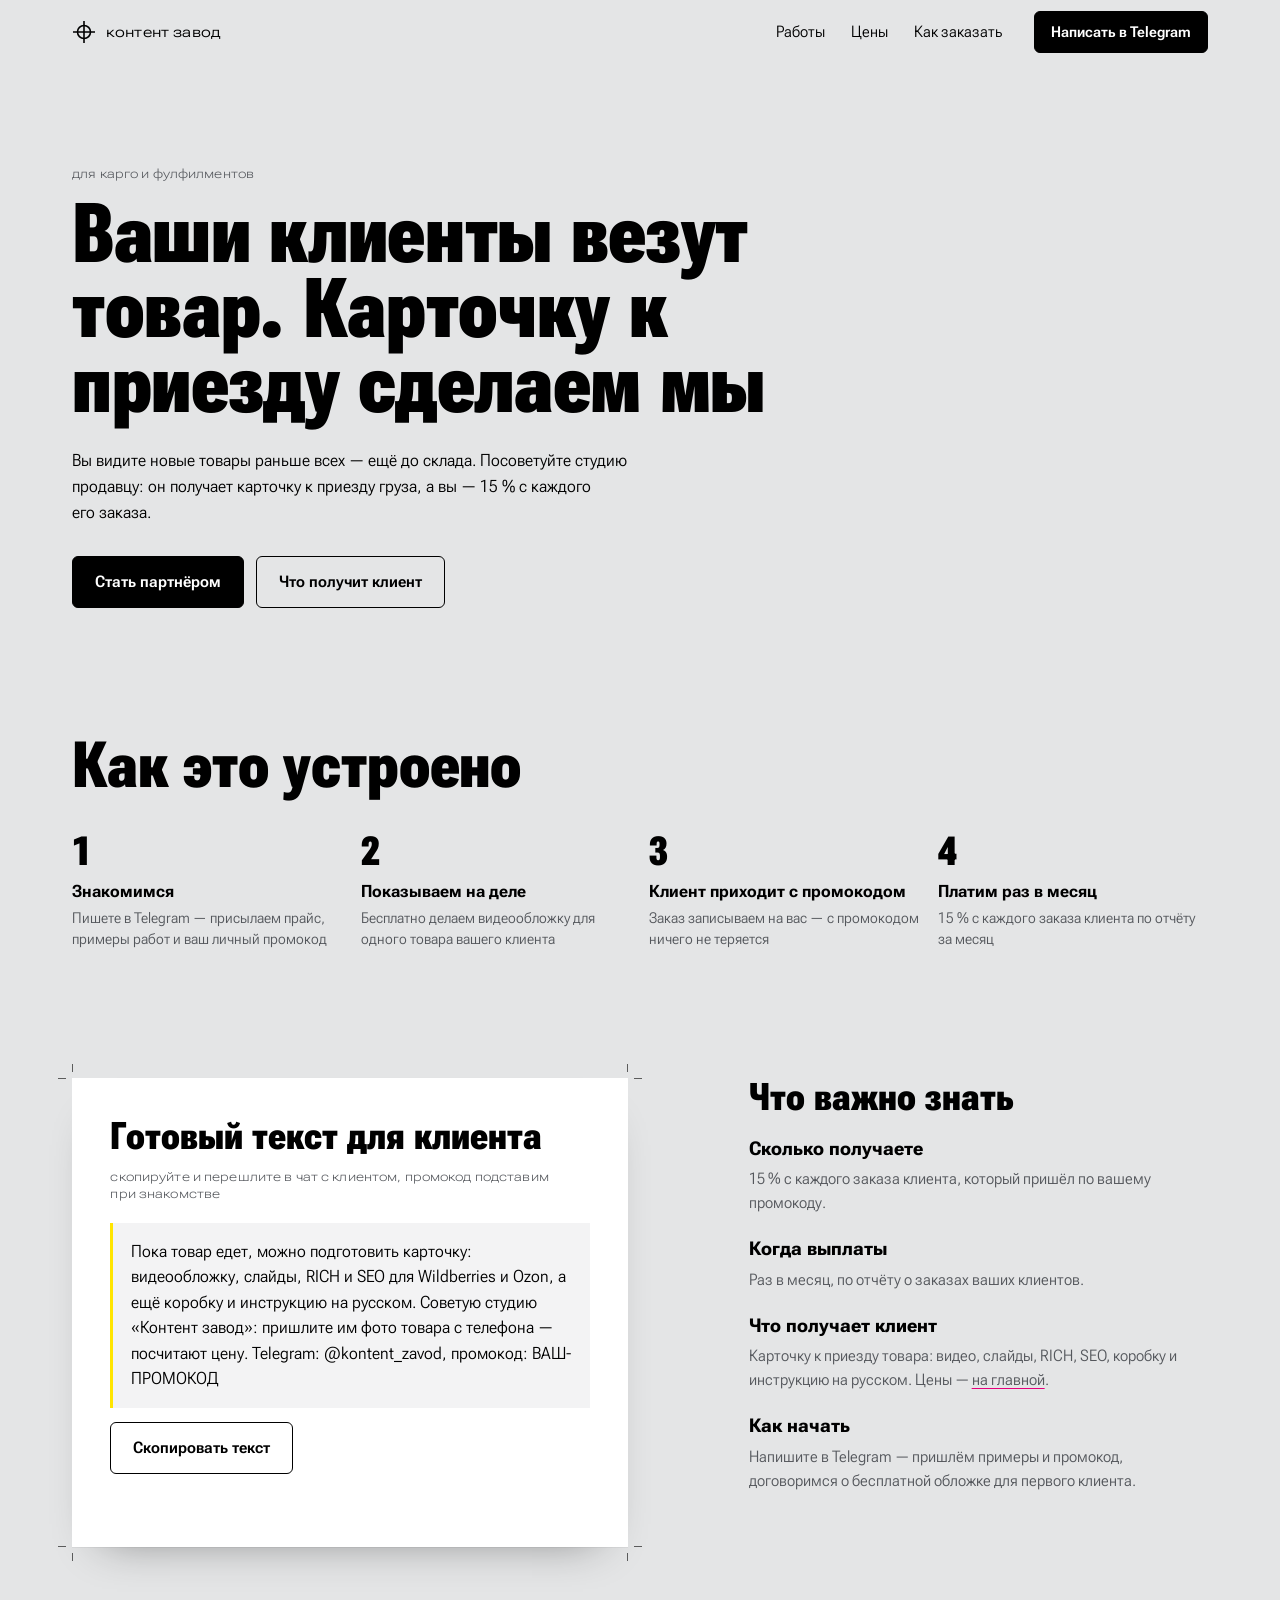
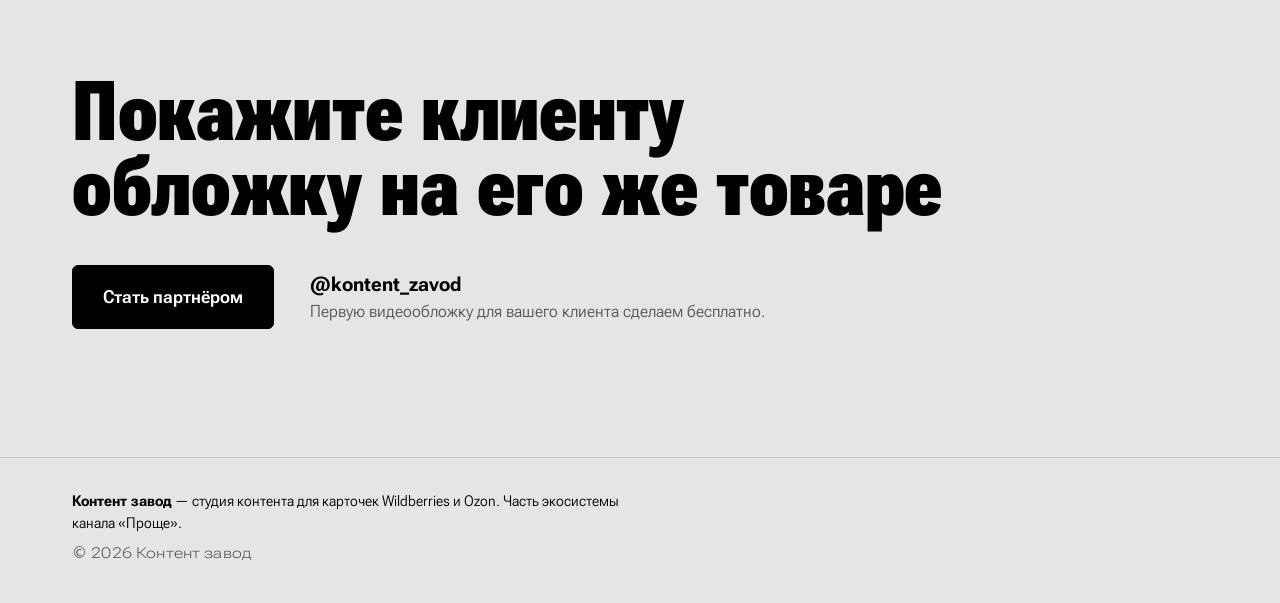
<file: site/partneram/index.html>
<!doctype html>
<html lang="ru">
<head>
<meta charset="utf-8">
<meta name="viewport" content="width=device-width, initial-scale=1, viewport-fit=cover">
<title>Партнёрам — Контент завод: 15 % с заказов ваших клиентов</title>
<meta name="description" content="Для карго и фулфилментов: советуйте студию клиентам, которые везут новые товары, и получайте 15 % с каждого их заказа. Личный промокод, выплаты раз в месяц.">
<meta name="theme-color" content="#E4E5E6">
<link rel="icon" href="../assets/favicon.svg" type="image/svg+xml">
<link rel="preload" href="../assets/fonts/roboto-flex-cyr.woff2" as="font" type="font/woff2" crossorigin>
<link rel="stylesheet" href="../css/site.css">
</head>
<body class="page-partners">
<a class="skip-to" href="#main">К содержимому</a>
<header class="top">
  <a class="logo" href="../" aria-label="Контент завод — на главную">
    <svg class="logo-mark" viewBox="0 0 24 24" aria-hidden="true"><circle cx="12" cy="12" r="6.5"/><path d="M12 1v22M1 12h22"/></svg>
    <span class="logo-word">контент завод</span>
  </a>
  <nav class="top-nav" aria-label="Разделы">
    <a href="../#raboty">Работы</a>
    <a href="../#ceny">Цены</a>
    <a href="../#zakaz">Как заказать</a>
  </nav>
  <!-- ЗАГЛУШКА: контакт студии в Telegram -->
  <a class="btn btn-k top-cta" href="https://t.me/kontent_zavod" target="_blank" rel="noopener">Написать в Telegram</a>
</header>

<main id="main">
  <section class="block p-hero" aria-labelledby="p-title">
    <p class="label">для карго и фулфилментов</p>
    <h1 id="p-title" class="h-display">Ваши клиенты везут товар. Карточку к приезду сделаем мы</h1>
    <p class="lead">Вы видите новые товары раньше всех — ещё до склада. Посоветуйте студию продавцу: он получает карточку к приезду груза, а вы — 15 % с каждого его заказа.</p>
    <div class="hero-actions">
      <a class="btn btn-k" href="https://t.me/kontent_zavod" target="_blank" rel="noopener">Стать партнёром</a>
      <a class="btn btn-line" href="../#ceny">Что получит клиент</a>
    </div>
  </section>

  <section class="block" aria-labelledby="p-how">
    <h2 id="p-how" class="h-section">Как это устроено</h2>
    <ol class="order-steps p-steps">
      <li><b>Знакомимся</b> Пишете в Telegram — присылаем прайс, примеры работ и ваш личный промокод</li>
      <li><b>Показываем на деле</b> Бесплатно делаем видеообложку для одного товара вашего клиента</li>
      <li><b>Клиент приходит с промокодом</b> Заказ записываем на вас — с промокодом ничего не теряется</li>
      <li><b>Платим раз в месяц</b> 15 % с каждого заказа клиента по отчёту за месяц</li>
    </ol>
  </section>

  <section class="block p-cols" aria-labelledby="p-text">
    <div class="sheet p-forward">
      <h2 id="p-text" class="h-pack">Готовый текст для клиента</h2>
      <p class="label">скопируйте и перешлите в чат с клиентом, промокод подставим при знакомстве</p>
      <blockquote id="forward-text">Пока товар едет, можно подготовить карточку: видеообложку, слайды, RICH и SEO для Wildberries и Ozon, а ещё коробку и инструкцию на русском. Советую студию «Контент завод»: пришлите им фото товара с телефона — посчитают цену. Telegram: @kontent_zavod, промокод: ВАШ-ПРОМОКОД</blockquote>
      <button class="btn btn-line" type="button" data-copy="#forward-text">Скопировать текст</button>
      <p class="copy-done" role="status" aria-live="polite"></p>
      <span class="marks" aria-hidden="true"></span>
    </div>
    <div class="order-terms">
      <h2 class="h-pack">Что важно знать</h2>
      <dl>
        <dt>Сколько получаете</dt><dd>15 % с каждого заказа клиента, который пришёл по вашему промокоду.</dd>
        <dt>Когда выплаты</dt><dd>Раз в месяц, по отчёту о заказах ваших клиентов.</dd>
        <dt>Что получает клиент</dt><dd>Карточку к приезду товара: видео, слайды, RICH, SEO, коробку и инструкцию на русском. Цены — <a href="../#ceny">на главной</a>.</dd>
        <dt>Как начать</dt><dd>Напишите в Telegram — пришлём примеры и промокод, договоримся о бесплатной обложке для первого клиента.</dd>
      </dl>
    </div>
  </section>

  <section class="block final" aria-labelledby="p-final">
    <h2 id="p-final" class="h-display h-final">Покажите клиенту обложку на его же товаре</h2>
    <div class="final-row">
      <a class="btn btn-k btn-big" href="https://t.me/kontent_zavod" target="_blank" rel="noopener">Стать партнёром</a>
      <!-- ЗАГЛУШКА: ник студии -->
      <p><b>@kontent_zavod</b><br>Первую видеообложку для вашего клиента сделаем бесплатно.</p>
    </div>
  </section>
</main>

<footer class="foot">
  <p><b>Контент завод</b> — студия контента для карточек Wildberries и Ozon. Часть экосистемы канала «Проще».</p>
  <!-- ЗАГЛУШКА: реквизиты ИП — когда появятся -->
  <p class="label">© 2026 Контент завод</p>
</footer>
<div class="dock" aria-label="Быстрые действия">
  <a class="btn btn-line" href="../#ceny">Цены</a>
  <a class="btn btn-k" href="https://t.me/kontent_zavod" target="_blank" rel="noopener">Стать партнёром</a>
</div>
<script>
  document.querySelectorAll('[data-copy]').forEach(function (b) {
    b.addEventListener('click', function () {
      var t = document.querySelector(b.dataset.copy).textContent.trim();
      var done = b.parentElement.querySelector('.copy-done');
      (navigator.clipboard ? navigator.clipboard.writeText(t) : Promise.reject()).then(
        function () { done.textContent = 'Текст скопирован'; },
        function () { done.textContent = 'Не получилось скопировать: выделите текст и скопируйте вручную'; });
    });
  });
</script>
</body>
</html>
</file>
<file: site/css/site.css>
/* Контент завод — стол выпуска: серый стол, белые листы, метки реза (CMYK) */

@font-face {
  font-family: "RF";
  src: url("../assets/fonts/roboto-flex-cyr.woff2") format("woff2");
  font-weight: 300 900; font-stretch: 25% 151%; font-display: swap;
  unicode-range: U+0400-045F, U+2116;
}
@font-face {
  font-family: "RF";
  src: url("../assets/fonts/roboto-flex-lat.woff2") format("woff2");
  font-weight: 300 900; font-stretch: 25% 151%; font-display: swap;
  unicode-range: U+0000-00FF, U+2009, U+2010-2027, U+202F, U+2212;
}
@font-face {
  font-family: "RF";
  src: url("../assets/fonts/roboto-flex-rub.woff2") format("woff2");
  font-weight: 300 900; font-stretch: 25% 151%; font-display: swap;
  unicode-range: U+20BD;
}
/* запасной шрифт с похожими метриками, чтобы подмена не сдвигала строки */
@font-face { font-family: "RF-fallback"; src: local("Arial"); size-adjust: 98%; ascent-override: 92%; descent-override: 24%; }

:root {
  --table: #E4E5E6;
  --sheet: #FFFFFF;
  --k: #000000;
  --k2: #54575C;
  --m: #E4007C;
  --c: #009FE3;
  --y: #FFE500;
  --kraft: #D7D0C2;
  --line: #C4C6C9;
  --pad: 72px;
  --hdr: 64px;
  --dock: 0px;
  --f: "RF", "RF-fallback", system-ui, sans-serif;
  color-scheme: light;
}
@media (max-width: 1199px) { :root { --pad: 40px; } }
@media (max-width: 767px)  { :root { --pad: 16px; --hdr: 56px; --dock: 76px; } }

*, *::before, *::after { box-sizing: border-box; }
html { -webkit-text-size-adjust: 100%; scroll-padding-top: calc(var(--hdr) + 16px); }
html:not(.motion) { scroll-behavior: smooth; }
body {
  margin: 0; background: var(--table); color: var(--k);
  font: 400 18px/1.5 var(--f); font-stretch: 100%;
  overflow-x: clip;
  padding-bottom: var(--dock);
}
@media (max-width: 1199px) { body { font-size: 17px; } }
@media (max-width: 767px)  { body { font-size: 16px; } }
img, video, svg { display: block; max-width: 100%; }
img { height: auto; }
a { color: inherit; }
h1, h2, h3, p, ul, ol, dl, dd, figure { margin: 0; }
ul, ol { padding: 0; list-style: none; }
button { font: inherit; color: inherit; }
b, strong { font-weight: 650; }

:focus-visible { outline: 3px solid var(--k); outline-offset: 3px; }
.sr-only { position: absolute; width: 1px; height: 1px; overflow: hidden; clip-path: inset(50%); white-space: nowrap; }
.skip-to { position: fixed; left: 12px; top: -60px; z-index: 100; background: var(--k); color: #fff; padding: 10px 16px; border-radius: 6px; text-decoration: none; }
.skip-to:focus { top: 12px; }

/* ---------- Типографика ---------- */
.h-display {
  font-weight: 820; font-stretch: 30%; line-height: .9; letter-spacing: -0.004em;
  font-size: clamp(44px, 6.5vw, 96px); text-wrap: balance;
}
.h-section {
  font-weight: 800; font-stretch: 40%; line-height: .95; letter-spacing: -0.003em;
  font-size: clamp(36px, 5vw, 72px); text-wrap: balance;
}
.h-pack { font-weight: 800; font-stretch: 44%; font-size: clamp(30px, 3vw, 40px); line-height: 1; }
.label {
  font-stretch: 151%; font-weight: 340; font-size: 12.5px; line-height: 1.35;
  letter-spacing: .01em; color: var(--k2);
}
.price { font-weight: 780; font-stretch: 48%; font-variant-numeric: tabular-nums lining-nums; letter-spacing: .005em; white-space: nowrap; }
.lead { font-size: clamp(17px, 1.35vw, 20px); max-width: 34em; color: var(--k); }
p { max-width: 38em; text-wrap: pretty; }

.sticker {
  display: inline-block; background: var(--y); color: var(--k);
  padding: 5px 10px 6px; border-radius: 3px; font-weight: 600; font-size: 15px; line-height: 1.25;
  transform: rotate(-1.2deg); box-shadow: 0 1px 0 rgba(0,0,0,.18);
}

/* ---------- Кнопки ---------- */
.btn {
  display: inline-flex; align-items: center; justify-content: center; gap: 8px;
  min-height: 52px; padding: 0 22px; border-radius: 6px; border: 1.5px solid var(--k);
  font-weight: 600; font-size: 16px; line-height: 1.1; text-decoration: none; cursor: pointer;
  transition: box-shadow .2s, background-color .2s, color .2s;
}
.btn-k { background: var(--k); color: #fff; }
.btn-k:hover { box-shadow: inset 0 -5px 0 var(--y); }
.btn-line { background: transparent; color: var(--k); }
.btn-line:hover { background: var(--sheet); }
.btn-big { min-height: 64px; padding: 0 30px; font-size: 18px; }

/* ---------- Лист и метки реза ---------- */
.sheet { position: relative; background: var(--sheet); box-shadow: 0 1px 0 rgba(0,0,0,.05), 0 22px 44px -30px rgba(0,0,0,.45); }
.marks {
  position: absolute; inset: -14px; pointer-events: none; --mk: rgba(0,0,0,.6);
  background:
    linear-gradient(var(--mk) 0 0) 14px 0 / 1px 8px,
    linear-gradient(var(--mk) 0 0) 0 14px / 8px 1px,
    linear-gradient(var(--mk) 0 0) calc(100% - 14px) 0 / 1px 8px,
    linear-gradient(var(--mk) 0 0) 100% 14px / 8px 1px,
    linear-gradient(var(--mk) 0 0) 14px 100% / 1px 8px,
    linear-gradient(var(--mk) 0 0) 0 calc(100% - 14px) / 8px 1px,
    linear-gradient(var(--mk) 0 0) calc(100% - 14px) 100% / 1px 8px,
    linear-gradient(var(--mk) 0 0) 100% calc(100% - 14px) / 8px 1px;
  background-repeat: no-repeat;
}

/* ---------- Шапка, шкала, нижняя панель ---------- */
.top {
  position: fixed; inset: 0 0 auto; z-index: 50; height: var(--hdr);
  display: flex; align-items: center; gap: 32px; padding: 0 var(--pad);
  background: color-mix(in srgb, var(--table) 94%, transparent);
}
.logo { display: inline-flex; align-items: center; gap: 10px; text-decoration: none; margin-right: auto; }
.logo-mark { width: 24px; height: 24px; fill: none; stroke: var(--k); stroke-width: 1.6; }
.logo-word { font-stretch: 151%; font-weight: 420; font-size: 15px; letter-spacing: .01em; }
.top-nav { display: flex; gap: 26px; }
.top-nav a { text-decoration: none; font-size: 16px; padding: 8px 0; background: linear-gradient(var(--m) 0 0) 0 100% / 0 1.5px no-repeat; transition: background-size .25s; }
.top-nav a:hover { background-size: 100% 1.5px; }
.top-cta { min-height: 42px; padding: 0 16px; font-size: 15px; }
@media (max-width: 1023px) { .top-nav { display: none; } }
@media (max-width: 767px) { .top-cta { display: none; } }

.rail { position: fixed; left: 20px; top: 50%; transform: translateY(-50%); z-index: 40; }
.rail ol { display: grid; gap: 7px; }
.rail ol { gap: 0; }
.rail a { display: grid; place-items: center; width: 24px; height: 24px; position: relative; }
.rail a::before { content: ""; width: 12px; height: 12px; border: 1.25px solid var(--k); box-sizing: border-box; }
.rail a span {
  position: absolute; left: 28px; top: 50%; transform: translateY(-50%); white-space: nowrap;
  background: var(--k); color: #fff; font-size: 13px; padding: 3px 8px; border-radius: 3px;
  opacity: 0; pointer-events: none; transition: opacity .15s;
}
.rail a:hover span, .rail a:focus-visible span { opacity: 1; }
.rail a.is-past::before { background: var(--k); }
.rail a.is-here::before { background: var(--m); border-color: var(--m); }
@media (max-width: 1199px) { .rail { display: none; } }

.dock { display: none; }
@media (max-width: 767px) {
  .dock {
    display: grid; grid-template-columns: auto 1fr; gap: 8px; position: fixed; inset: auto 0 0; z-index: 50;
    padding: 10px var(--pad) calc(10px + env(safe-area-inset-bottom)); background: color-mix(in srgb, var(--table) 96%, transparent);
    box-shadow: 0 -1px 0 rgba(0,0,0,.08);
  }
  .dock .btn { min-height: 52px; }
}

/* ---------- Общая разметка блоков ---------- */
main { display: block; }
.block { padding: clamp(80px, 10vw, 150px) var(--pad) 0; max-width: 1440px; margin: 0 auto; }
.block-head { display: grid; grid-template-columns: repeat(12, 1fr); gap: 0 24px; margin-bottom: clamp(32px, 4vw, 56px); }
.block-head .h-section { grid-column: 1 / span 7; }
.block-head p { grid-column: 1 / span 6; margin-top: 18px; }
.price-line { display: flex; flex-wrap: wrap; align-items: baseline; gap: 4px 12px; margin-top: 20px; }
.price-line .price { font-size: 30px; margin-right: 14px; }
@media (max-width: 1023px) { .block-head .h-section, .block-head p { grid-column: 1 / -1; } }

.scene { position: relative; }
.scene-sticky { max-width: 1440px; margin: 0 auto; }
.skip {
  position: absolute; left: var(--pad); bottom: 16px; z-index: 5;
  font-size: 14px; background: var(--sheet); padding: 6px 10px; border-radius: 4px; opacity: 0; pointer-events: none;
}
.skip:focus { opacity: 1; pointer-events: auto; }

/* =====================================================================
   1. Первый экран + сборка карточки
   ===================================================================== */
.card-sticky {
  display: grid; grid-template-columns: repeat(12, 1fr); column-gap: 24px; align-items: center;
  padding: calc(var(--hdr) + 40px) var(--pad) 48px; position: relative;
}
.hero-copy { grid-column: 1 / span 6; grid-row: 1; align-self: center; }
.hero-copy .lead { margin-top: 26px; }
.hero-actions { display: flex; flex-wrap: wrap; gap: 12px; margin-top: 30px; }
.hero-prices { display: flex; flex-wrap: wrap; align-items: center; gap: 10px 26px; margin-top: 30px; }
.hero-prices li { display: flex; align-items: baseline; gap: 8px; font-size: 16px; }
.hero-prices .price { font-size: 26px; }
.hero-prices .sticker { font-size: 14px; }

.card-steps { grid-column: 1 / span 4; grid-row: 2; margin-top: 56px; counter-reset: st; display: grid; gap: 14px; }
.card-steps li { counter-increment: st; padding-left: 38px; position: relative; color: var(--k2); font-size: 16px; line-height: 1.4; }
.card-steps li::before { content: counter(st); position: absolute; left: 0; top: -2px; font-weight: 800; font-stretch: 40%; font-size: 26px; color: var(--k); }
.card-steps b { display: block; color: var(--k); font-size: 19px; font-weight: 700; }

.card-area { grid-column: 7 / -1; grid-row: 1 / span 2; position: relative; display: grid; place-items: center; }
.card-stage { width: min(100%, 520px); margin: 0; }
.slide { position: relative; aspect-ratio: 3 / 4; overflow: hidden; background: #fff; container-type: inline-size; }
.slide > * { position: absolute; }
.l-white { inset: 0; background: #fff; }
.l-scene, .l-real { inset: 0; width: 100%; height: 100%; object-fit: cover; }
.l-product { left: 3%; width: 94%; top: 33%; }
.l-select, .l-grid { inset: 0; width: 100%; height: 100%; fill: none; overflow: visible; }
.l-select rect { stroke: var(--m); stroke-width: 1.4; }
.l-grid path { stroke: var(--m); stroke-width: 1; vector-effect: non-scaling-stroke; }
.l-grid .g-zone { stroke: var(--c); stroke-dasharray: 5 4; }
.l-head { left: 6.7%; top: 5.36%; right: 2%; color: #fff; }
.l-head b { display: block; font-weight: 880; font-stretch: 100%; font-size: 10.36cqw; line-height: .87; letter-spacing: -0.01em; white-space: nowrap; }
.l-head span { display: block; margin-top: .9cqw; font-weight: 430; font-stretch: 100%; font-size: 4.45cqw; line-height: 1.2; white-space: nowrap; }
.l-chips { left: 5.4%; right: 4.2%; top: 87.9%; height: 5.4%; display: flex; gap: 1.9%; }
.l-chips span {
  flex: 1; display: flex; align-items: center; justify-content: center; border-radius: 99px;
  border: .42cqw solid #74E03C; background: rgba(8, 12, 10, .55); color: #fff;
  font-weight: 700; font-stretch: 100%; font-size: 3.02cqw; white-space: nowrap;
}
.stage-cap { position: absolute; left: 0; right: 0; top: calc(100% + 12px); display: flex; justify-content: space-between; }
.card-credit { position: absolute; left: var(--pad); bottom: 18px; }
.feed-grid > .tile:nth-child(n+9) { display: none; }

.feed { position: absolute; inset: 0; display: grid; align-content: center; pointer-events: none; }
.feed-grid { display: grid; grid-template-columns: repeat(4, 1fr); grid-auto-flow: dense; gap: 22px 14px; }
.tile { margin: 0; }
.tile img, .tile-slot { width: 100%; aspect-ratio: 3 / 4; object-fit: cover; border-radius: 8px; background: #fff; }
.tile figcaption { display: grid; gap: 5px; padding-top: 8px; }
.tile figcaption i { display: block; height: 6px; border-radius: 3px; background: #C8CACD; width: 94%; }
.tile figcaption i + i { width: 62%; }
.tile figcaption b { font-weight: 720; font-size: 15px; }
.tile-ours { grid-column: 2; grid-row: 2; }
.feed-note { margin-top: 16px; }

/* --- сцена на прокрутке --- */
.motion .scene-card { height: 460svh; }
.motion .card-sticky { position: sticky; top: 0; height: 100svh; padding-top: calc(var(--hdr) + 24px); padding-bottom: 32px; grid-template-rows: 1fr; }
.motion .card-steps { grid-row: 1; margin-top: 0; opacity: 0; visibility: hidden; }
.motion .card-steps li { transition: color .3s; }
.motion .card-steps li.is-on { color: var(--k); }
.motion .card-steps li:not(.is-on) b { color: var(--k2); }
.motion .card-steps li:not(.is-on)::before { color: #75787D; }
.motion .card-steps li.is-on::after, .motion .box-steps li.is-on::after { content: ""; position: absolute; left: -16px; top: 7px; width: 8px; height: 8px; background: var(--m); }
.motion .card-area { grid-row: 1; height: 100%; }
.motion .card-stage { width: auto; height: min(calc(100svh - var(--hdr) - 110px), 720px); aspect-ratio: 3 / 4; transform-origin: 0 0; }
.motion .card-stage .slide { height: 100%; }
.motion .l-scene, .motion .l-real, .motion .l-head, .motion .l-chips, .motion .l-grid { opacity: 0; }
.motion .l-select rect { stroke-dasharray: 1; stroke-dashoffset: 1; }
.motion .feed { visibility: hidden; }
.motion .feed .tile:not(.tile-ours) { opacity: 0; }
.motion .tile-ours figcaption { opacity: 0; }
.motion .feed-note { opacity: 0; }
.motion .card-credit { opacity: 0; }

/* без движения: исходник → готовый слайд и лента — раскадровкой */
/* без движения: лист показывает исходник, готовый слайд — в ленте ниже */
html:not(.motion) .l-scene, html:not(.motion) .l-select, html:not(.motion) .l-grid,
html:not(.motion) .l-head, html:not(.motion) .l-chips, html:not(.motion) .l-real { display: none; }
html:not(.motion) .card-area { grid-row: 1 / span 2; }
html:not(.motion) .feed { position: static; grid-column: 1 / -1; grid-row: 3; margin-top: 64px; }
html:not(.motion) .card-sticky .feed { display: grid; }
html:not(.motion) .feed-grid { grid-template-columns: repeat(4, 1fr); max-width: 860px; }
html:not(.motion) .tile-ours { grid-column: auto; grid-row: auto; }
html:not(.motion) .tile-slot { background: #fff url("../assets/img/qh17-slide-420.webp") center / cover; }
html:not(.motion) .card-credit { position: static; grid-column: 1 / -1; grid-row: 4; margin-top: 12px; }
html:not(.motion) .card-steps { grid-column: 1 / span 5; grid-row: 2; }

/* узкие экраны: текст сверху, лист под ним; на прокрутке лист вырастает на весь экран */
@media (max-width: 1023px) {
  .card-sticky { grid-template-columns: 1fr; row-gap: 32px; }
  .hero-copy, .card-steps, .card-area { grid-column: 1; }
  .card-area { grid-row: 2; }
  .card-steps { grid-row: 3; }
  .card-stage { width: min(100%, 440px); }
  html:not(.motion) .feed-grid { grid-template-columns: repeat(3, 1fr); }
  html:not(.motion) .card-area { grid-row: 2; }
  html:not(.motion) .card-steps { grid-row: 3; grid-column: 1; margin-top: 24px; }
  html:not(.motion) .feed { grid-row: 4; margin-top: 32px; }
  html:not(.motion) .card-credit { grid-row: 5; }

  .motion .card-sticky { display: flex; flex-direction: column; padding-top: calc(var(--hdr) + 16px); padding-bottom: calc(var(--dock) + 18px); }
  .motion .hero-copy { flex: none; position: relative; z-index: 2; }
  .motion .card-sticky { align-items: stretch; }
  .motion .card-area { position: static; flex: 1 1 0; min-height: 0; width: 100%; height: auto; margin-top: 22px; display: block; container-type: size; }
  .motion .card-stage { width: min(100cqw, 75cqh); height: auto; margin: 0 auto; }
  .motion .card-stage .slide { height: auto; }
  .motion .feed { left: var(--pad); right: var(--pad); top: calc(var(--hdr) + 14px); bottom: calc(var(--dock) + 124px); }
  .motion .card-steps { position: absolute; left: var(--pad); right: var(--pad); bottom: calc(var(--dock) + 22px); display: block; min-height: 84px; }
  .motion .stage-cap, .motion .feed-note, .motion .card-credit { display: none; }
  .motion .feed-grid { width: min(100%, 560px); margin: 0 auto; }
  .motion .feed-grid > .tile:nth-child(n+7) { display: none; }
  .motion .card-steps li { position: absolute; inset: 0 0 auto; opacity: 0; color: var(--k2); }
  .motion .card-steps li.is-on { opacity: 1; }
  .motion .card-steps li:not(.is-on) b, .motion .card-steps li:not(.is-on)::before { color: var(--k); }
  .feed-grid { grid-template-columns: repeat(3, 1fr); gap: 18px 12px; }
  .feed-grid > .tile:nth-child(n+9) { display: block; }
  .tile-ours { grid-column: 2; grid-row: 2; }
  .card-credit { left: var(--pad); right: auto; }
}
@media (max-width: 767px) {
  .hero-copy .lead { margin-top: 18px; font-size: 16px; }
  .hero-actions { margin-top: 22px; }
  .hero-actions .btn { flex: 1 1 auto; }
  .hero-prices { margin-top: 20px; gap: 8px 18px; }
  .hero-prices .price { font-size: 22px; }
  .card-steps { margin-top: 0; }
  .feed-grid { grid-template-columns: repeat(2, 1fr); gap: 16px 12px; }
  .feed-grid > .tile:nth-child(n+7) { display: none; }
  .tile-ours { grid-column: 1; grid-row: 2; }
  html:not(.motion) .feed-grid { grid-template-columns: repeat(2, 1fr); }
  .motion .hero-prices .sticker { display: none; }
  .motion .feed-grid { width: min(100%, 300px); }
  .motion .feed-grid > .tile:nth-child(n+5) { display: none; }
}

/* =====================================================================
   2. Видеообложка
   ===================================================================== */
.wall { position: relative; }
.wall-grid { display: grid; grid-template-columns: repeat(6, 1fr); grid-auto-flow: dense; gap: 14px; }
.wall-grid > img, .wall-video { width: 100%; aspect-ratio: 3 / 4; object-fit: cover; border-radius: 8px; background: #fff; }
.wall-grid > img.sq { object-fit: contain; background: #fff; }
.wall-video { position: relative; grid-column: 2; grid-row: 2; overflow: visible; }
.wall-video video { width: 100%; height: 100%; object-fit: cover; border-radius: 8px; }
.ring { position: absolute; inset: -7px; width: calc(100% + 14px); height: calc(100% + 14px); fill: none; overflow: visible; pointer-events: none; }
.ring rect { stroke: var(--m); stroke-width: 2.5; }
.motion .ring rect { stroke-dasharray: 1; stroke-dashoffset: 1; }
.wall-note { margin-top: 14px; }
.vid-toggle {
  position: absolute; right: 8px; bottom: 8px; width: 44px; height: 44px; border-radius: 50%; border: 0;
  background: rgba(0,0,0,.62); display: grid; place-items: center; cursor: pointer;
}
.vid-toggle svg { width: 18px; fill: #fff; }
.vid-toggle .i-play { display: none; }
.vid-toggle.is-paused .i-play { display: block; }
.vid-toggle.is-paused .i-pause { display: none; }
.vid-toggle:focus-visible, .vid-play:focus-visible { outline-color: var(--y); }
.vid-play {
  position: absolute; left: 50%; top: 50%; transform: translate(-50%, -50%); border: 0; cursor: pointer;
  background: var(--y); color: var(--k); font-weight: 650; font-size: 16px; padding: 14px 20px; border-radius: 6px;
}
.vid-play[hidden] { display: none; }

.videos { display: grid; grid-template-columns: repeat(12, 1fr); gap: 48px 24px; margin-top: clamp(64px, 8vw, 120px); align-items: start; }
.video-card { grid-column: span 3; }
.video-card + .video-card { grid-column: span 3; }
.sheet-video { aspect-ratio: 9 / 16; }
.sheet-video video { width: 100%; height: 100%; object-fit: cover; }
.video-card figcaption { display: grid; grid-template-columns: 1fr auto; gap: 2px 12px; margin-top: 22px; }
.video-card figcaption span { grid-column: 1; color: var(--k2); font-size: 16px; }
.video-card figcaption .price { grid-column: 2; grid-row: 1; font-size: 24px; }
.video-fact { grid-column: 8 / -1; display: grid; gap: 22px; align-self: center; }
.fact { font-size: 20px; }
.fact-num { display: block; font-weight: 800; font-stretch: 40%; font-size: clamp(64px, 7vw, 104px); line-height: .9; margin-bottom: 8px; }
@media (max-width: 1023px) {
  .wall-grid { grid-template-columns: repeat(4, 1fr); }
  .wall-grid > :nth-child(n+13) { display: none; }
  .video-card, .video-card + .video-card { grid-column: span 6; }
  .video-fact { grid-column: 1 / -1; }
}
@media (max-width: 767px) {
  .wall-grid { grid-template-columns: repeat(2, 1fr); gap: 12px; }
  .wall-grid > :nth-child(n+7) { display: none; }
  .wall-grid > .wall-video { display: block; grid-column: 1; grid-row: 2; }
  .videos { gap: 40px 14px; }
}

/* =====================================================================
   3. Прайс
   ===================================================================== */
.price-sheet { padding: clamp(24px, 4vw, 56px); display: grid; gap: 40px; }
.price-group h3 { margin-bottom: 10px; }
.price-group li {
  display: grid; grid-template-columns: minmax(180px, 3fr) 6fr minmax(140px, 2fr); gap: 4px 28px; align-items: baseline;
  padding: 16px 0; border-top: 1px solid #E2E3E5;
}
.price-group li b { font-size: 20px; font-weight: 650; }
.price-group li span { color: var(--k2); font-size: 16px; }
.price-group li .price { font-size: 28px; text-align: right; font-style: normal; }
.price-group li .price-free { font-size: 17px; font-weight: 600; font-stretch: 100%; white-space: normal; }
.prices-more { margin-top: 26px; font-size: 18px; }
.prices-more a { font-weight: 650; text-decoration-thickness: 1.5px; text-underline-offset: 4px; text-decoration-color: var(--m); }
@media (max-width: 767px) {
  .price-group li { grid-template-columns: 1fr auto; gap: 4px 14px; }
  .price-group li span { grid-column: 1 / -1; grid-row: 2; }
  .price-group li .price { grid-column: 2; grid-row: 1; font-size: 24px; }
}

/* =====================================================================
   4. Исходники
   ===================================================================== */
.src-sticky { display: grid; grid-template-columns: repeat(12, 1fr); column-gap: 24px; align-items: center; padding: clamp(80px, 10vw, 150px) var(--pad) 0; }
.src-copy { grid-column: 1 / span 4; }
.src-copy p { margin-top: 18px; }
.src-now { display: none; }
.src-board { grid-column: 6 / -1; position: relative; }
.src-viewer { display: none; }
.src-grid { display: grid; grid-template-columns: repeat(4, 1fr); gap: 14px; }
.src-grid li { position: relative; background: #fff; aspect-ratio: 1; }
.src-grid li img { width: 100%; height: 100%; object-fit: contain; }
.src-grid .src-passport { background: transparent; }
.src-grid .src-passport img { object-fit: contain; box-shadow: 0 10px 24px -14px rgba(0,0,0,.4); }
.cell-label { position: absolute; left: 8px; bottom: 6px; }
.dim { position: absolute; inset: 0; width: 100%; height: 100%; fill: none; }
.dim path { stroke: var(--c); stroke-width: .5; }
.dim-label { position: absolute; left: 50%; top: 71%; transform: translateX(-50%); color: #00699A; }

.motion .scene-src { height: 300svh; }
.motion .src-sticky { position: sticky; top: 0; height: 100svh; padding-top: calc(var(--hdr) + 24px); padding-bottom: 32px; }
.motion .src-now { display: block; font-size: 15px; margin-top: 26px; color: var(--k); }
.motion .src-now::before { content: ""; display: inline-block; width: 9px; height: 9px; background: var(--m); margin-right: 10px; vertical-align: 1px; }
.motion .src-viewer { display: block; position: absolute; }
.motion .src-grid li { z-index: 1; }
.motion .src-grid .cell-label, .motion .dim-label { opacity: 0; }
.motion .dim path { stroke-dasharray: 1; stroke-dashoffset: 1; }
@media (max-width: 1023px) {
  .src-copy { grid-column: 1 / -1; margin-bottom: 32px; }
  .src-board { grid-column: 1 / -1; }
}
@media (max-width: 767px) {
  .src-grid { display: flex; overflow-x: auto; scroll-snap-type: x mandatory; gap: 12px; margin: 0 calc(var(--pad) * -1); padding: 0 var(--pad) 10px; }
  .src-grid li { flex: 0 0 78%; scroll-snap-align: start; }
  .src-grid .src-passport { flex-basis: 56%; aspect-ratio: auto; }
  .motion .scene-src { height: auto; }
  .motion .src-sticky { position: static; height: auto; padding-top: clamp(80px, 10vw, 150px); }
  .motion .src-viewer, .motion .src-now { display: none; }
  .motion .src-grid .cell-label, .motion .dim-label { opacity: 1; }
  .motion .dim path { stroke-dashoffset: 0; }
}

/* =====================================================================
   5. Коробка: развёртка → 3D → упаковка
   ===================================================================== */
.box-sticky { display: grid; grid-template-columns: repeat(12, 1fr); column-gap: 24px; align-items: center; padding: clamp(80px, 10vw, 150px) var(--pad) 0; }
.box-copy { grid-column: 1 / span 5; }
.scene-sticky .h-section { font-size: clamp(34px, 3.9vw, 56px); }
.box-steps { counter-reset: st; display: grid; gap: 14px; margin-top: 30px; }
.box-steps li { counter-increment: st; position: relative; padding-left: 38px; color: var(--k2); font-size: 16px; line-height: 1.4; }
.box-steps li::before { content: counter(st); position: absolute; left: 0; top: -2px; font-weight: 800; font-stretch: 40%; font-size: 26px; color: var(--k); }
.box-steps b { display: block; color: var(--k); font-size: 19px; font-weight: 700; }
.box-stage {
  grid-column: 6 / -1; position: relative; height: min(76svh, 760px); min-height: 360px;
  container-type: size; perspective: 1700px; perspective-origin: 50% 35%;
  --u: min(calc(100cqw / 760), calc(100cqh / 720));
}
.box-cam { position: absolute; left: 50%; top: 50%; width: 0; height: 0; transform-style: preserve-3d; }
.box-sheet {
  --tilt: 0deg; --flip: 0deg; --spin: 0deg; --zoom: 1;
  position: absolute; width: calc(652 * var(--u)); height: calc(636 * var(--u));
  left: calc(-326 * var(--u)); top: calc(-318 * var(--u));
  transform-style: preserve-3d;
  transform: scale(var(--zoom)) rotateX(var(--tilt)) rotateY(var(--flip)) rotateZ(var(--spin));
}
.face { position: absolute; transform-style: preserve-3d; }
.skin { position: absolute; inset: 0; backface-visibility: hidden; -webkit-backface-visibility: hidden; }
.skin.out { background: #fff; }
.skin.out::before { content: ""; position: absolute; inset: 0; background: var(--art, none) center / 100% 100% no-repeat; clip-path: inset(0 calc(100% - var(--ink, 1) * 100%) 0 0); }
.skin.in { transform: rotateY(180deg); background: var(--kraft); box-shadow: inset 0 0 0 .5px rgba(0,0,0,.18); }
.f-bottom { left: calc(111 * var(--u)); top: calc(332 * var(--u)); width: calc(430 * var(--u)); height: calc(193 * var(--u)); }
.f-back { left: 0; bottom: 100%; width: 100%; height: calc(111 * var(--u)); transform-origin: 50% 100%; }
.f-lid { left: 0; bottom: 100%; width: 100%; height: calc(193 * var(--u)); transform-origin: 50% 100%; }
.f-tuck { left: 0; bottom: 100%; width: 100%; height: calc(28 * var(--u)); transform-origin: 50% 100%; }
.f-tuck .skin { border-radius: calc(26 * var(--u)) calc(26 * var(--u)) 0 0; }
.f-front { left: 0; top: 100%; width: 100%; height: calc(111 * var(--u)); transform-origin: 50% 0; }
.f-side { top: 0; width: calc(111 * var(--u)); height: 100%; }
.f-side-l { right: calc(100% + .6px); transform-origin: calc(100% + .6px) 50%; }
.f-side-r { left: calc(100% + .6px); transform-origin: calc(-.6px) 50%; }
.f-tab { top: 0; width: calc(18 * var(--u)); height: 100%; }
.f-tab-l { right: 100%; transform-origin: 100% 50%; }
.f-tab-r { left: 100%; transform-origin: 0 50%; }
.f-tab .skin { clip-path: polygon(0 7%, 100% 0, 100% 100%, 0 93%); }
.f-tab-r .skin { clip-path: polygon(0 0, 100% 7%, 100% 93%, 0 100%); }
.f-tab .skin.out { background: #F3F1EC; }
.f-lid > .skin.out { --art: url("../assets/img/box-lid-900.webp"); }
.f-lid > .skin.out::before { transform: rotate(180deg); }
.f-front > .skin.out { --art: url("../assets/img/box-wall-900.webp"); }
.f-front > .skin.out::before { transform: rotate(180deg); }
.f-back > .skin.out { --art: url("../assets/img/box-wall-900.webp"); }
.f-tuck > .skin.out::before { background: #ED1C24; }
.f-side-l > .skin.out { --art: url("../assets/img/box-side-l-360.webp"); }
.f-side-r > .skin.out { --art: url("../assets/img/box-side-r-360.webp"); }
.f-bottom > .skin.out { display: grid; place-items: center; }
.bottom-bars { width: 34%; position: relative; z-index: 1; }
.bottom-eac { position: absolute; right: 6%; bottom: 8%; font-weight: 800; font-stretch: 120%; font-size: calc(20 * var(--u)); z-index: 1; }
.inbox { position: absolute; transform-style: preserve-3d; opacity: 0; pointer-events: none; }
.inbox img { width: 100%; height: 100%; }
.inbox-product { left: calc(35 * var(--u)); top: calc(35 * var(--u)); width: calc(360 * var(--u)); height: calc(150 * var(--u)); transform-origin: 50% 100%; }
.inbox-product img { transform: scaleX(-1); }
.inbox-manual { left: calc(252 * var(--u)); top: calc(22 * var(--u)); width: calc(112 * var(--u)); height: calc(155 * var(--u)); }
.inbox-manual img { transform: scaleX(-1); box-shadow: 0 0 0 .5px rgba(0,0,0,.3); }
.dieline {
  position: absolute; left: calc(-30 * var(--u)); top: calc(-30 * var(--u)); width: calc(712 * var(--u)); height: calc(696 * var(--u));
  fill: none; overflow: visible; pointer-events: none;
}
.dieline .cut { stroke: var(--m); stroke-width: 2; stroke-linejoin: round; }
.dieline .fold { stroke: var(--c); stroke-width: 1.4; stroke-dasharray: 7 5; vector-effect: non-scaling-stroke; }
.dieline .dim-line { stroke: var(--k2); stroke-width: 1; vector-effect: non-scaling-stroke; }
.dieline text { fill: var(--k2); font-family: var(--f); font-stretch: 151%; font-weight: 360; font-size: 15px; text-anchor: middle; }
.dieline .t-mark { fill: var(--m); }
.dieline .t-fold { fill: #00699A; }
.dieline .t-glue { text-anchor: start; }
.box-shadow {
  position: absolute; left: calc(-260 * var(--u)); top: calc(40 * var(--u)); width: calc(520 * var(--u)); height: calc(180 * var(--u));
  background: radial-gradient(closest-side, rgba(0,0,0,.32), transparent); opacity: 0; transform: translateZ(-400px);
}
.box-static { display: none; }
html:not(.motion) .box-static { display: block; grid-column: 6 / -1; margin-top: 32px; }
html:not(.motion) .box-static figcaption { margin-top: 8px; }
@media (max-width: 1023px) { html:not(.motion) .box-static { grid-column: 1 / -1; } }

.motion .scene-box { height: 600svh; }
.motion .box-sticky { position: sticky; top: 0; height: 100svh; padding-top: calc(var(--hdr) + 24px); padding-bottom: 32px; }
.motion .box-steps li { transition: color .3s; }
.motion .box-steps li:not(.is-on) b { color: var(--k2); }
.motion .box-steps li:not(.is-on)::before { color: #75787D; }
.motion .box-steps li.is-on { color: var(--k); }
.motion .skin.out { --ink: 0; }
.motion .dieline .cut { stroke-dasharray: 1; stroke-dashoffset: 1; }
.motion .dieline .fold { opacity: 0; }
.motion .dieline .marks-g { opacity: 0; }
.motion .f-tab, .motion .f-side, .motion .f-back, .motion .f-front, .motion .f-lid, .motion .f-tuck, .motion .f-bottom > .skin { opacity: 1; }

@media (max-width: 1023px) {
  .box-copy { grid-column: 1 / -1; }
  .box-stage { grid-column: 1 / -1; height: min(70svh, 640px); margin-top: 24px; }
  .motion .box-sticky { display: grid; grid-template-columns: minmax(0, 1fr); grid-template-rows: auto minmax(0, 1fr) auto auto; align-items: stretch; padding-bottom: calc(var(--dock) + 16px); }
  .motion .box-copy > * { grid-column: 1; }
  .motion .box-copy { display: contents; }
  .motion .box-copy .h-section { grid-row: 1; font-size: clamp(30px, 6vw, 48px); }
  .motion .box-stage { grid-row: 2; grid-column: 1; height: auto; min-height: 0; margin-top: 8px; }
  .motion .box-steps { grid-row: 3; margin-top: 0; position: relative; min-height: 80px; display: block; }
  .motion .box-steps li { position: absolute; inset: 0 0 auto; opacity: 0; }
  .motion .box-steps li.is-on { opacity: 1; }
  .motion .box-copy .price-line { grid-row: 4; margin-top: 4px; }
  .motion .box-copy .price-line .price { font-size: 22px; }
}

/* =====================================================================
   6. Инструкция
   ===================================================================== */
.manual-sticky { display: grid; grid-template-columns: repeat(12, 1fr); column-gap: 24px; align-items: center; padding: clamp(80px, 10vw, 150px) var(--pad) 0; }
.manual-copy { grid-column: 1 / span 4; }
.manual-copy p { margin-top: 18px; }
.book-stage { grid-column: 6 / -1; perspective: 2200px; display: grid; place-items: center; }
.book { position: relative; display: flex; gap: 14px; overflow-x: auto; scroll-snap-type: x mandatory; width: 100%; padding-bottom: 10px; }
.book img { width: 100%; height: 100%; object-fit: cover; }
.book-base, .leaf-face { flex: 0 0 auto; width: 46%; aspect-ratio: 620 / 856; scroll-snap-align: start; }
.leaf { display: contents; }
.book-base { order: 9; }

.motion .scene-manual { height: 320svh; }
.motion .manual-sticky { position: sticky; top: 0; height: 100svh; padding-top: calc(var(--hdr) + 24px); padding-bottom: calc(var(--dock) + 32px); }
.motion .book {
  --pw: min(calc((100svh - var(--hdr) - 120px) * .724), 300px);
  display: block; overflow: visible; width: calc(var(--pw) * 2); height: calc(var(--pw) / .724); padding: 0;
  transform-style: preserve-3d;
}
.motion .book-base { position: absolute; left: 50%; top: 0; width: 50%; height: 100%; box-shadow: 0 18px 36px -24px rgba(0,0,0,.5); }
.motion .leaf { display: block; position: absolute; left: 50%; top: 0; width: 50%; height: 100%; transform-origin: 0 50%; transform-style: preserve-3d; }
.motion .leaf-face { position: absolute; inset: 0; width: 100%; height: 100%; backface-visibility: hidden; -webkit-backface-visibility: hidden; }
.motion .leaf-back { transform: rotateY(180deg); }
.motion .leaf-face::after { content: ""; position: absolute; inset: 0; background: linear-gradient(90deg, rgba(0,0,0,.14), transparent 12%); pointer-events: none; }
.motion .leaf-back::after { background: linear-gradient(270deg, rgba(0,0,0,.14), transparent 12%); }
@media (max-width: 1023px) {
  .manual-copy, .book-stage { grid-column: 1 / -1; }
  .book-stage { margin-top: 32px; }
  .motion .manual-sticky { display: flex; flex-direction: column; justify-content: center; gap: 24px; }
  .motion .manual-copy p:not(.price-line) { display: none; }
  .motion .book { --pw: min(calc((100vw - var(--pad) * 2) / 2), calc((100svh - var(--hdr) - var(--dock) - 220px) * .724)); }
}

/* =====================================================================
   7. SEO
   ===================================================================== */
.seo-sticky { display: grid; grid-template-columns: repeat(12, 1fr); column-gap: 24px; align-items: center; padding: clamp(80px, 10vw, 150px) var(--pad) 0; }
.seo-copy { grid-column: 1 / span 5; }
.seo-copy > p { margin-top: 18px; }
.queries { display: flex; flex-wrap: wrap; gap: 8px; margin-top: 26px; max-width: 30em; }
.queries li { padding: 7px 12px 8px; border-radius: 99px; border: 1.25px solid var(--k); font-size: 15px; background: transparent; transition: background-color .3s; }
.queries li.is-hit { background: var(--y); border-color: var(--y); }
.queries li.is-hit::before { content: "✓ "; font-weight: 700; }
.seo-sheet { grid-column: 7 / -1; padding: clamp(22px, 3vw, 44px); }
.seo-card { display: grid; gap: 6px; }
.seo-card dt { margin-top: 18px; }
.seo-card dt:first-child { margin-top: 0; }
.seo-title { font-size: clamp(20px, 1.8vw, 26px); font-weight: 650; line-height: 1.3; min-height: 2.6em; }
.seo-desc { font-size: 16px; color: #2B2D30; min-height: 6em; }
.seo-card mark { background: var(--y); color: inherit; padding: 0 .08em; border-radius: 2px; }
.typed::after { content: ""; display: inline-block; width: 2px; height: 1.05em; background: var(--m); margin-left: 2px; vertical-align: -0.15em; animation: caret 1s steps(1) infinite; }
@keyframes caret { 50% { opacity: 0; } }
.seo-specs { width: 100%; border-collapse: collapse; font-size: 15px; }
.seo-specs th, .seo-specs td { text-align: left; padding: 8px 0; border-top: 1px solid #E2E3E5; font-weight: 400; }
.seo-specs th { color: var(--k2); width: 46%; }
html:not(.motion) .typed { display: none; }
html:not(.motion) .seo-card .sr-only { position: static; width: auto; height: auto; clip-path: none; white-space: normal; overflow: visible; }

.motion .scene-seo { height: 260svh; }
.motion .seo-sticky { position: sticky; top: 0; height: 100svh; padding-top: calc(var(--hdr) + 24px); padding-bottom: 32px; }
.motion .seo-specs td { visibility: hidden; }
.motion .seo-specs tr.is-on td { visibility: visible; }
@media (max-width: 1023px) {
  .seo-copy, .seo-sheet { grid-column: 1 / -1; }
  .seo-sheet { margin-top: 32px; }
  .motion .scene-seo { height: auto; }
  .motion .seo-sticky { position: static; height: auto; padding-top: clamp(80px, 10vw, 150px); }
}

/* =====================================================================
   8. RICH
   ===================================================================== */
.rich { display: grid; grid-template-columns: repeat(12, 1fr); column-gap: 24px; align-items: center; }
.rich-copy { grid-column: 1 / span 5; }
.rich-copy > p { margin-top: 18px; }
.phone { grid-column: 8 / span 4; justify-self: center; width: min(100%, 360px); padding: 12px; border-radius: 34px; background: #1A1B1D; box-shadow: 0 30px 60px -36px rgba(0,0,0,.6); }
.phone-screen { height: min(70svh, 620px); border-radius: 24px; overflow: auto; background: #0D1220; scrollbar-width: none; }
.phone-screen::-webkit-scrollbar { display: none; }
.phone-feed { display: grid; gap: 2px; }
.phone-feed img { width: 100%; aspect-ratio: 2 / 1; object-fit: cover; }
.motion .phone-screen { overflow: hidden; }
@media (max-width: 1023px) {
  .rich-copy { grid-column: 1 / -1; }
  .phone { grid-column: 1 / -1; margin-top: 36px; }
  .phone-screen { height: min(62svh, 560px); }
}

/* =====================================================================
   9. Работы
   ===================================================================== */
.works-tabs { display: flex; flex-wrap: wrap; gap: 8px; margin-bottom: 26px; }
.works-tabs button { border: 1.25px solid var(--k); background: transparent; border-radius: 99px; padding: 9px 16px 10px; font-size: 16px; cursor: pointer; min-height: 44px; }
.works-tabs button:hover { background: var(--sheet); }
.works-tabs button[aria-selected="true"] { background: var(--k); color: #fff; }
.works-strip { display: flex; gap: 14px; overflow-x: auto; scroll-snap-type: x mandatory; padding: 4px 0 16px; scrollbar-width: thin; }
.works-strip li { flex: 0 0 clamp(220px, 23vw, 320px); scroll-snap-align: start; }
.works-strip img { width: 100%; aspect-ratio: 3 / 4; object-fit: cover; border-radius: 6px; background: #CFD1D4; }
.works-nav { display: flex; align-items: center; gap: 10px; margin-top: 10px; flex-wrap: wrap; }
.works-nav .label { margin-left: 12px; }
@media (max-width: 767px) { .works-strip li { flex-basis: 70%; } .works-nav .btn { display: none; } .works-nav .label { margin-left: 0; } }

/* =====================================================================
   10. Пакеты
   ===================================================================== */
.packs-row { display: grid; grid-template-columns: 1fr 1fr; gap: 32px; align-items: start; }
.pack { padding: clamp(24px, 3vw, 44px); display: grid; gap: 18px; align-content: start; }
.pack > p { color: var(--k2); }
.pack-items li { display: flex; justify-content: space-between; gap: 16px; padding: 10px 0; border-top: 1px solid #E2E3E5; font-size: 17px; }
.pack-items s { color: var(--k2); text-decoration-thickness: 1px; white-space: nowrap; font-variant-numeric: tabular-nums; }
.pack-items em { font-style: normal; font-weight: 600; white-space: nowrap; }
.pack-sum { display: flex; justify-content: space-between; align-items: baseline; font-size: 17px; color: var(--k2); }
.pack-sum s { font-weight: 700; font-stretch: 48%; font-size: 26px; color: var(--k2); text-decoration-color: var(--m); text-decoration-thickness: 2px; font-variant-numeric: tabular-nums; }
.pack-price { display: flex; flex-wrap: wrap; align-items: center; gap: 10px 16px; }
.pack-price .price { font-size: clamp(54px, 5.4vw, 80px); line-height: .9; }
.pack-note { color: var(--k) !important; font-weight: 600; }
.pack .btn { justify-self: start; margin-top: 6px; }
.packs-bonus { margin-top: 30px; font-size: 18px; }
.packs-bonus .sticker { margin-right: 8px; font-size: 18px; }
@media (max-width: 1023px) { .packs-row { grid-template-columns: 1fr; } }

/* =====================================================================
   11. Как идёт заказ
   ===================================================================== */
.track { position: relative; display: grid; grid-template-columns: auto 1fr auto; align-items: center; gap: 16px; margin-bottom: 34px; padding-top: 30px; }
.track-line { position: relative; height: 2px; background: repeating-linear-gradient(90deg, #A7AAAE 0 8px, transparent 8px 14px); }
.track-line i { position: absolute; inset: 0; background: var(--k); transform-origin: 0 50%; transform: scaleX(1); }
.track-to { color: var(--k); font-weight: 500; }
.track-cargo { position: absolute; top: 0; left: calc(var(--p, .9) * (100% - 260px) + 120px); white-space: nowrap; color: var(--k); }
.track-cargo::after { content: ""; position: absolute; left: 50%; top: 22px; width: 10px; height: 10px; margin-left: -5px; background: var(--m); border-radius: 2px; }
.order-steps { display: grid; grid-template-columns: repeat(8, 1fr); gap: 18px; counter-reset: st; }
.order-steps li { counter-increment: st; font-size: 15px; color: var(--k2); line-height: 1.4; transition: opacity .3s; }
.order-steps li::before { content: counter(st); display: block; font-weight: 800; font-stretch: 40%; font-size: 40px; line-height: 1; color: var(--k); margin-bottom: 8px; }
.order-steps b { display: block; color: var(--k); font-size: 17px; margin-bottom: 4px; }
.motion .order-steps li { transition: box-shadow .3s; box-shadow: inset 0 3px 0 transparent; padding-top: 12px; }
.motion .order-steps li:not(.is-on) b { color: var(--k2); }
.motion .order-steps li:not(.is-on)::before { color: #75787D; }
.motion .order-steps li.is-on { box-shadow: inset 0 3px 0 var(--m); }
.order-cols { display: grid; grid-template-columns: repeat(12, 1fr); gap: 32px 24px; margin-top: clamp(56px, 7vw, 96px); align-items: start; }
.order-send { grid-column: 1 / span 6; padding: clamp(24px, 3vw, 40px); }
.order-send .h-pack, .order-terms .h-pack { margin-bottom: 18px; }
.ticks li { position: relative; padding: 9px 0 9px 30px; border-top: 1px solid #E2E3E5; font-size: 16px; }
.ticks li::before { content: ""; position: absolute; left: 2px; top: 16px; width: 12px; height: 7px; border: solid var(--k); border-width: 0 0 2px 2px; transform: rotate(-45deg); }
.note { margin-top: 18px; color: var(--k2); font-size: 16px; }
.order-terms { grid-column: 8 / -1; }
.order-terms dt { font-weight: 700; font-size: 19px; margin-top: 20px; }
.order-terms dt:first-of-type { margin-top: 0; }
.order-terms dd { color: var(--k2); margin-top: 4px; font-size: 16px; }
@media (max-width: 1023px) {
  .order-steps { grid-template-columns: repeat(4, 1fr); row-gap: 30px; }
  .order-send, .order-terms { grid-column: 1 / -1; }
}
@media (max-width: 767px) {
  .track { display: none; }
  .order-steps { grid-template-columns: 1fr; gap: 0; position: relative; padding-left: 20px; }
  .order-steps::before { content: ""; position: absolute; left: 0; top: 8px; bottom: 8px; width: 2px; background: var(--k); transform-origin: 50% 0; transform: scaleY(var(--p, 1)); }
  .order-steps li { display: grid; grid-template-columns: 44px 1fr; padding: 12px 0; }
  .order-steps li::before { grid-row: span 2; font-size: 30px; margin: 0; }
}

/* =====================================================================
   12. Партнёры, вопросы, финал, подвал
   ===================================================================== */
.partners-inner { background: var(--sheet); padding: clamp(28px, 5vw, 72px); position: relative; display: grid; grid-template-columns: repeat(12, 1fr); gap: 28px 24px;
  background-image: linear-gradient(var(--m) 0 0), linear-gradient(var(--m) 0 0);
  background-size: 100% 1.5px, 1.5px 100%; background-position: 0 0, 0 0; background-repeat: no-repeat; }
.partners-inner .h-section { grid-column: 1 / span 7; }
.partners-list { grid-column: 1 / span 7; display: grid; gap: 10px; }
.partners-list li { padding-left: 22px; position: relative; font-size: 18px; }
.partners-list li::before { content: ""; position: absolute; left: 0; top: .62em; width: 10px; height: 10px; background: var(--y); outline: 1px solid var(--k); }
.partners-inner .hero-actions { grid-column: 1 / -1; margin-top: 4px; }
@media (max-width: 1023px) { .partners-inner .h-section, .partners-list { grid-column: 1 / -1; } }

.faq-list { margin-top: 36px; max-width: 900px; }
.faq details { border-top: 1px solid var(--line); }
.faq details:last-child { border-bottom: 1px solid var(--line); }
.faq summary { list-style: none; cursor: pointer; padding: 20px 44px 20px 0; position: relative; font-size: 20px; font-weight: 600; }
.faq summary::-webkit-details-marker { display: none; }
.faq summary::after { content: ""; position: absolute; right: 8px; top: 50%; width: 14px; height: 14px; margin-top: -9px; border: solid var(--k); border-width: 0 2px 2px 0; transform: rotate(45deg); transition: transform .25s; }
.faq details[open] summary::after { transform: rotate(-135deg); margin-top: -2px; }
.faq details p { padding: 0 0 22px; color: #2B2D30; }
@supports (interpolate-size: allow-keywords) {
  .faq { interpolate-size: allow-keywords; }
  .faq details::details-content { height: 0; overflow: clip; transition: height .3s, content-visibility .3s allow-discrete; }
  .faq details[open]::details-content { height: auto; }
}

.final { padding-bottom: clamp(80px, 10vw, 140px); }
.h-final { max-width: 13em; }
.final-row { display: flex; flex-wrap: wrap; align-items: center; gap: 20px 36px; margin-top: 40px; }
.final-row p { font-size: 17px; color: var(--k2); }
.final-row p b { color: var(--k); font-size: 20px; }

.foot { border-top: 1px solid var(--line); padding: 32px var(--pad) 40px; max-width: 1440px; margin: 0 auto; display: grid; gap: 8px; }
.foot p { font-size: 15px; }

/* =====================================================================
   Без движения: лишнее не показываем, видео — по кнопке
   ===================================================================== */
@media (prefers-reduced-motion: reduce) {
  *, *::before, *::after { animation-duration: .001ms !important; animation-iteration-count: 1 !important; transition-duration: .001ms !important; }
}

/* =====================================================================
   Страница «Партнёрам»
   ===================================================================== */
.p-hero { padding-top: calc(var(--hdr) + clamp(48px, 8vw, 110px)); }
.p-hero .h-display { max-width: 12em; margin-top: 14px; }
.p-hero .lead { margin-top: 26px; }
.p-steps { grid-template-columns: repeat(4, 1fr); margin-top: 36px; }
.p-cols { display: grid; grid-template-columns: repeat(12, 1fr); gap: 32px 24px; align-items: start; }
.p-forward { grid-column: 1 / span 6; padding: clamp(24px, 3vw, 40px); display: grid; gap: 14px; justify-items: start; }
.p-forward blockquote { margin: 6px 0 0; padding: 16px 18px; background: #F3F3F4; border-left: 3px solid var(--y); font-size: 17px; line-height: 1.5; }
.copy-done { min-height: 1.4em; font-size: 15px; color: var(--k2); }
.p-cols .order-terms a { text-decoration-color: var(--m); text-underline-offset: 3px; }
@media (max-width: 1023px) {
  .p-steps { grid-template-columns: repeat(2, 1fr); }
  .p-forward, .p-cols .order-terms { grid-column: 1 / -1; }
}
@media (max-width: 767px) { .p-steps { grid-template-columns: 1fr; } }
</file>
